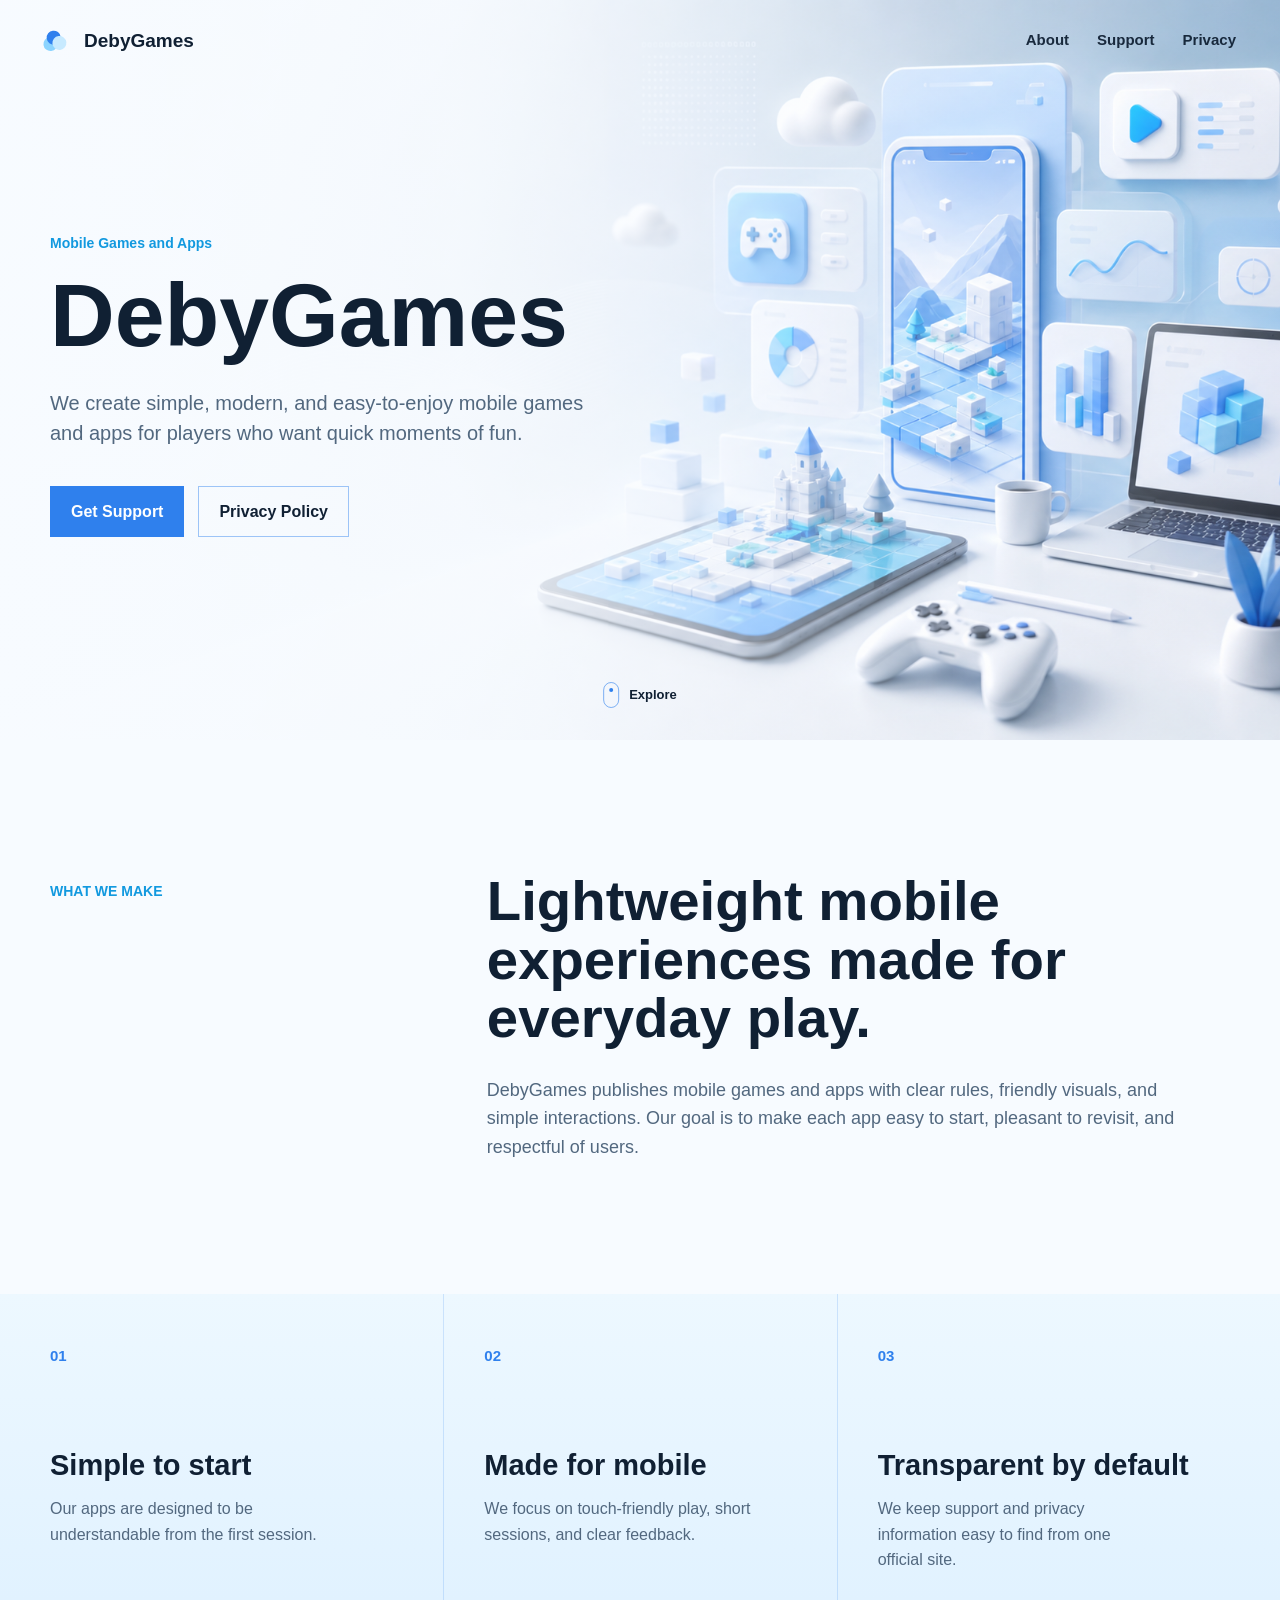
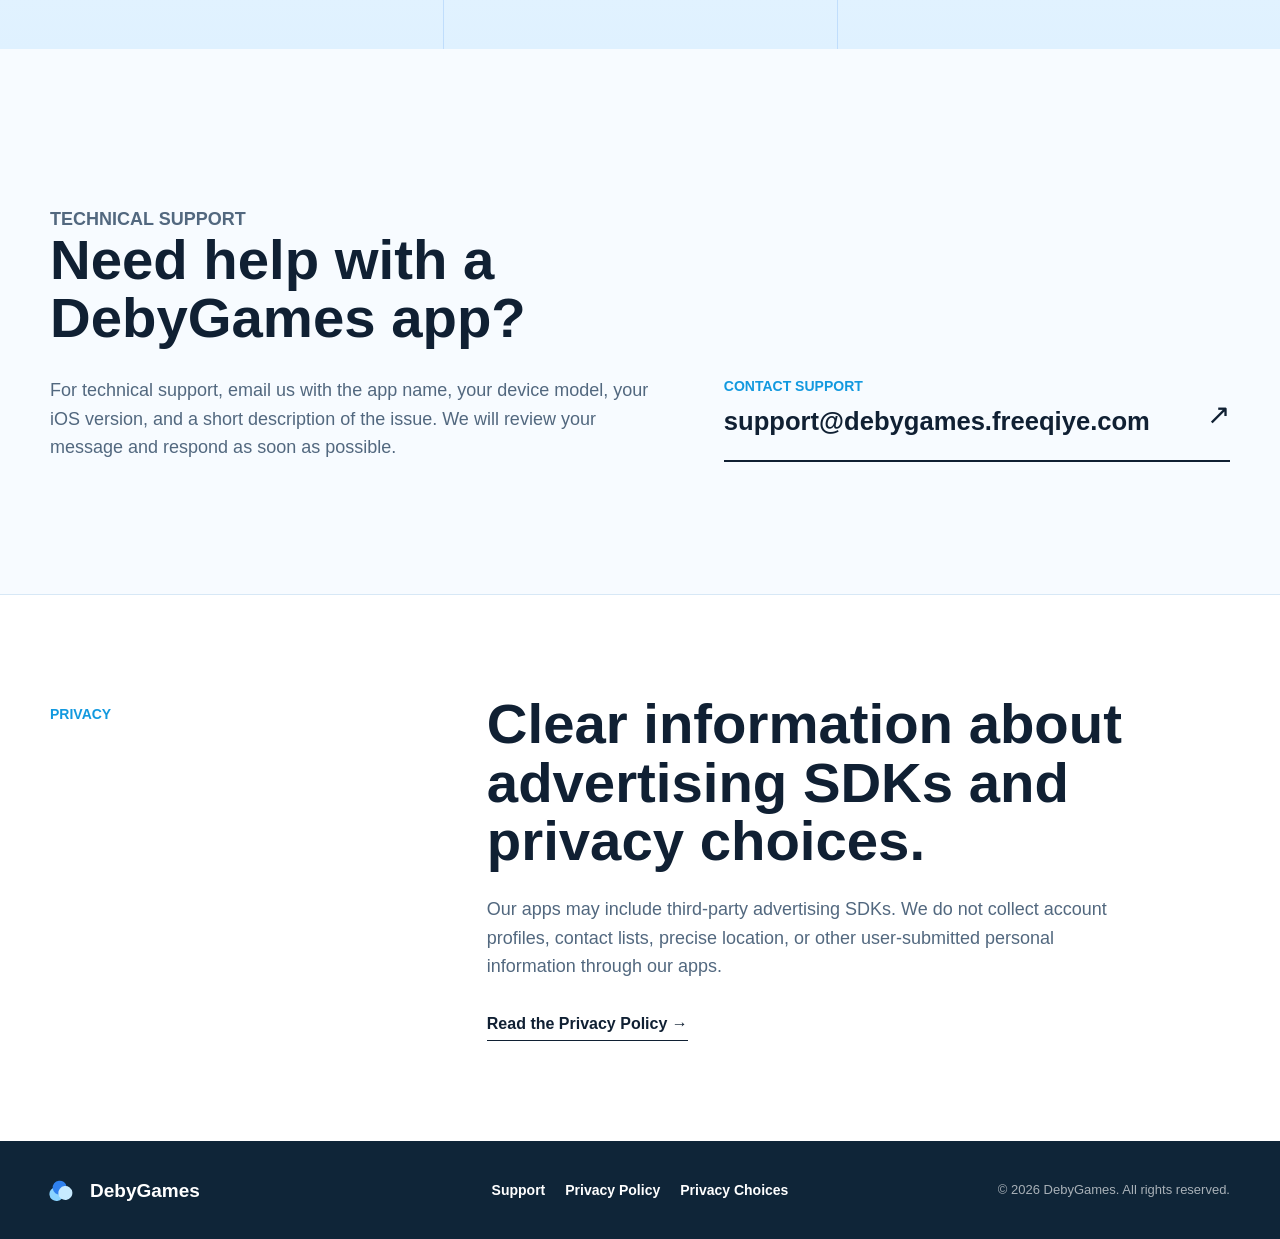
<file: index.html>
<!doctype html>
<html lang="en">
  <head>
    <meta charset="utf-8">
    <meta name="viewport" content="width=device-width, initial-scale=1">
    <meta name="description" content="DebyGames creates simple, modern mobile games and apps for everyday play.">
    <meta name="theme-color" content="#f7fbff">
    <link rel="icon" href="/favicon.svg" type="image/svg+xml">
    <link rel="stylesheet" href="/assets/site.css">
    <title>DebyGames | Mobile Games and Apps</title>
  </head>
  <body>
    <a class="skip-link" href="#main-content">Skip to content</a>
    <header class="site-header">
      <a class="brand" href="/" aria-label="DebyGames home">
        <span class="brand-mark" aria-hidden="true"><i></i><i></i><i></i></span>
        <span>DebyGames</span>
      </a>
      <button class="menu-button" type="button" aria-expanded="false" aria-controls="site-navigation">
        <span class="sr-only">Open navigation</span>
        <span aria-hidden="true"></span><span aria-hidden="true"></span>
      </button>
      <nav id="site-navigation" class="site-nav" aria-label="Primary navigation">
        <a href="#about">About</a>
        <a href="/support.html">Support</a>
        <a href="/privacy-policy.html">Privacy</a>
      </nav>
    </header>

    <main id="main-content">
      <section class="hero" aria-labelledby="hero-title">
        <img class="hero-art" src="/assets/debygames-hero-blue.png" alt="Light sky-blue mobile game development workspace with app panels and game elements">
        <div class="hero-shade"></div>
        <div class="hero-content page-width">
          <p class="eyebrow">Mobile Games and Apps</p>
          <h1 id="hero-title">DebyGames</h1>
          <p class="hero-copy">We create simple, modern, and easy-to-enjoy mobile games and apps for players who want quick moments of fun.</p>
          <div class="hero-actions">
            <a class="button button-primary" href="/support.html">Get Support</a>
            <a class="button button-quiet" href="/privacy-policy.html">Privacy Policy</a>
          </div>
        </div>
        <a class="scroll-cue" href="#about" aria-label="Explore DebyGames"><span></span>Explore</a>
      </section>

      <section id="about" class="intro section page-width" aria-labelledby="about-title">
        <div class="section-label">What we make</div>
        <div class="intro-copy">
          <h2 id="about-title">Lightweight mobile experiences made for everyday play.</h2>
          <p>DebyGames publishes mobile games and apps with clear rules, friendly visuals, and simple interactions. Our goal is to make each app easy to start, pleasant to revisit, and respectful of users.</p>
        </div>
      </section>

      <section class="principles" aria-label="DebyGames principles">
        <div class="page-width principle-grid">
          <article>
            <span class="number">01</span>
            <h2>Simple to start</h2>
            <p>Our apps are designed to be understandable from the first session.</p>
          </article>
          <article>
            <span class="number">02</span>
            <h2>Made for mobile</h2>
            <p>We focus on touch-friendly play, short sessions, and clear feedback.</p>
          </article>
          <article>
            <span class="number">03</span>
            <h2>Transparent by default</h2>
            <p>We keep support and privacy information easy to find from one official site.</p>
          </article>
        </div>
      </section>

      <section id="support" class="support section page-width" aria-labelledby="support-title">
        <div>
          <p class="section-label">Technical Support</p>
          <h2 id="support-title">Need help with a DebyGames app?</h2>
          <p>For technical support, email us with the app name, your device model, your iOS version, and a short description of the issue. We will review your message and respond as soon as possible.</p>
        </div>
        <a class="support-email" href="mailto:support@debygames.freeqiye.com">
          <span>Contact support</span>
          <strong>support@debygames.freeqiye.com</strong>
          <span class="arrow" aria-hidden="true">&#8599;</span>
        </a>
      </section>

      <section class="privacy-callout" aria-labelledby="privacy-callout-title">
        <div class="page-width privacy-callout-grid">
          <p class="section-label">Privacy</p>
          <div>
            <h2 id="privacy-callout-title">Clear information about advertising SDKs and privacy choices.</h2>
            <p>Our apps may include third-party advertising SDKs. We do not collect account profiles, contact lists, precise location, or other user-submitted personal information through our apps.</p>
            <a class="text-link" href="/privacy-policy.html">Read the Privacy Policy <span aria-hidden="true">&#8594;</span></a>
          </div>
        </div>
      </section>
    </main>

    <footer class="site-footer">
      <div class="page-width footer-grid">
        <a class="brand" href="/" aria-label="DebyGames home">
          <span class="brand-mark" aria-hidden="true"><i></i><i></i><i></i></span>
          <span>DebyGames</span>
        </a>
        <div class="footer-links">
          <a href="/support.html">Support</a>
          <a href="/privacy-policy.html">Privacy Policy</a>
          <a href="/privacy/choices/">Privacy Choices</a>
        </div>
        <p class="copyright">&copy; <span id="year">2026</span> DebyGames. All rights reserved.</p>
      </div>
    </footer>
    <script src="/assets/site.js"></script>
  </body>
</html>
</file>
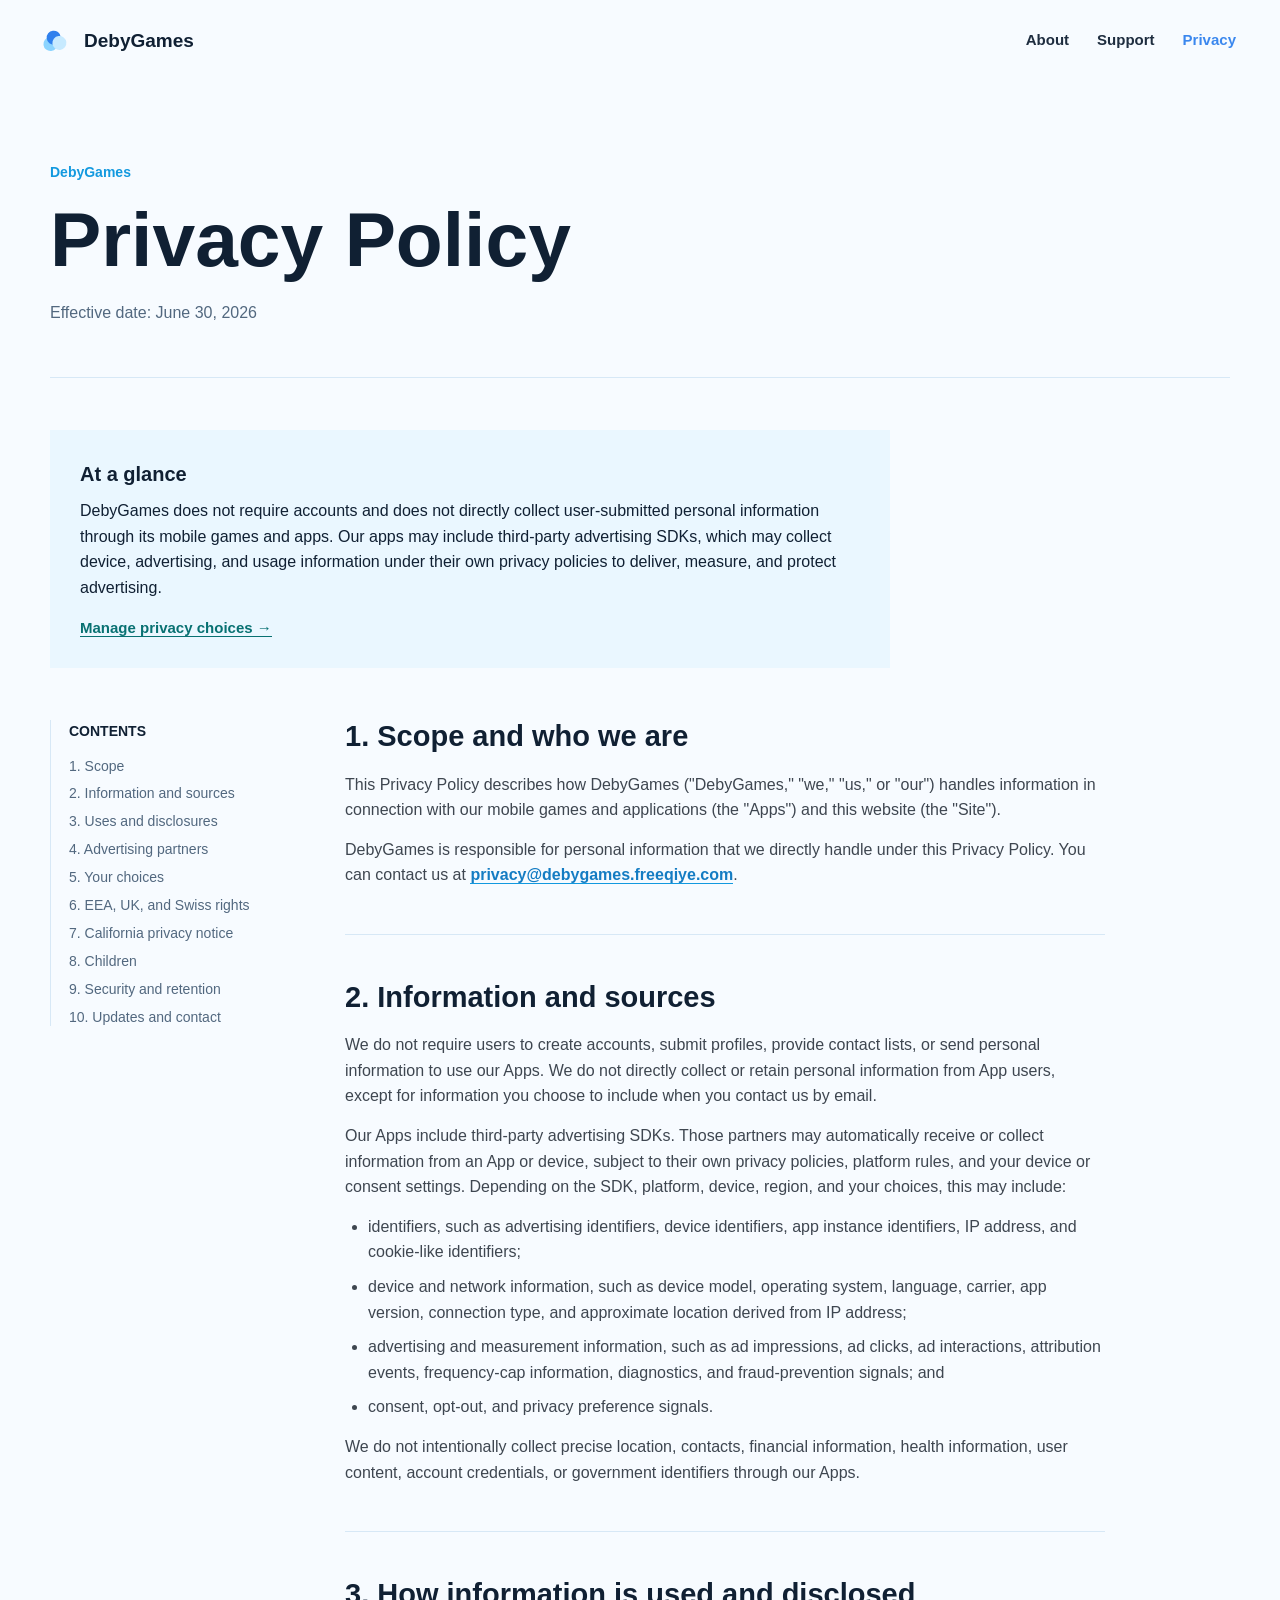
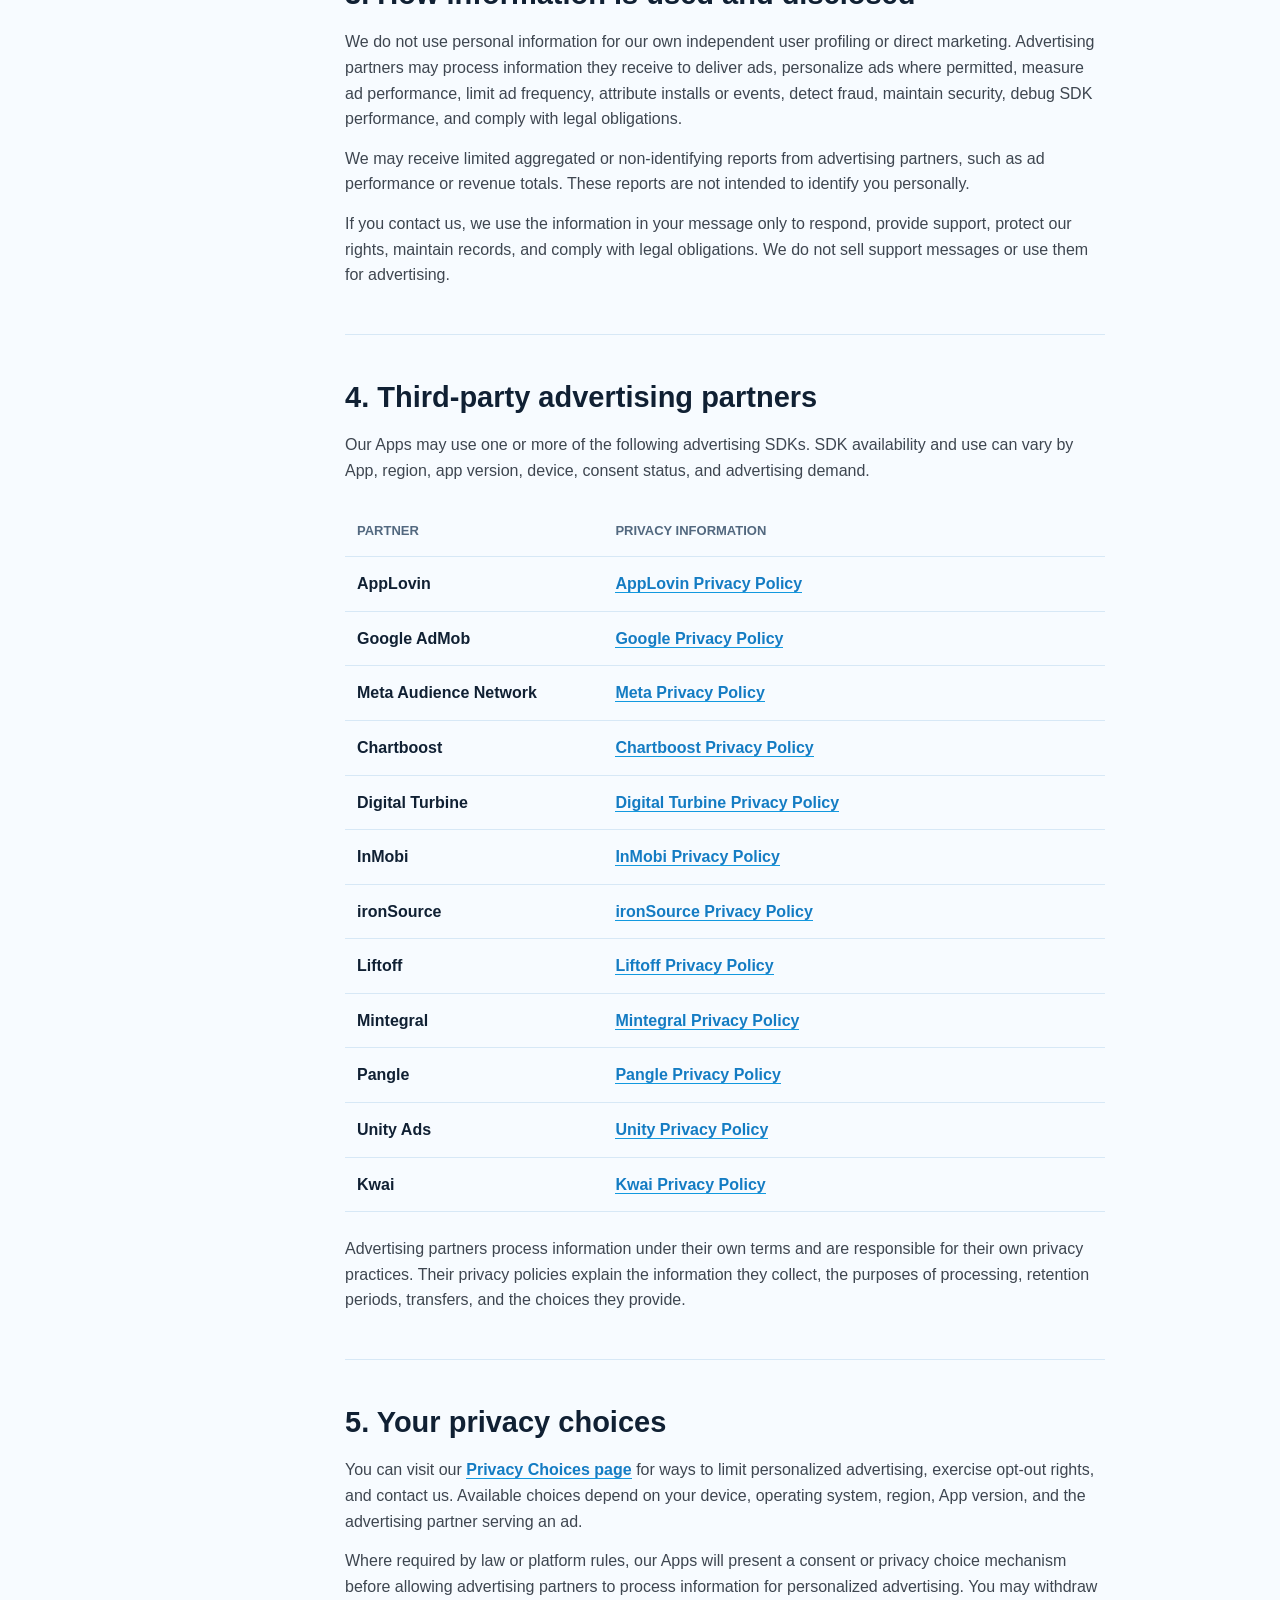
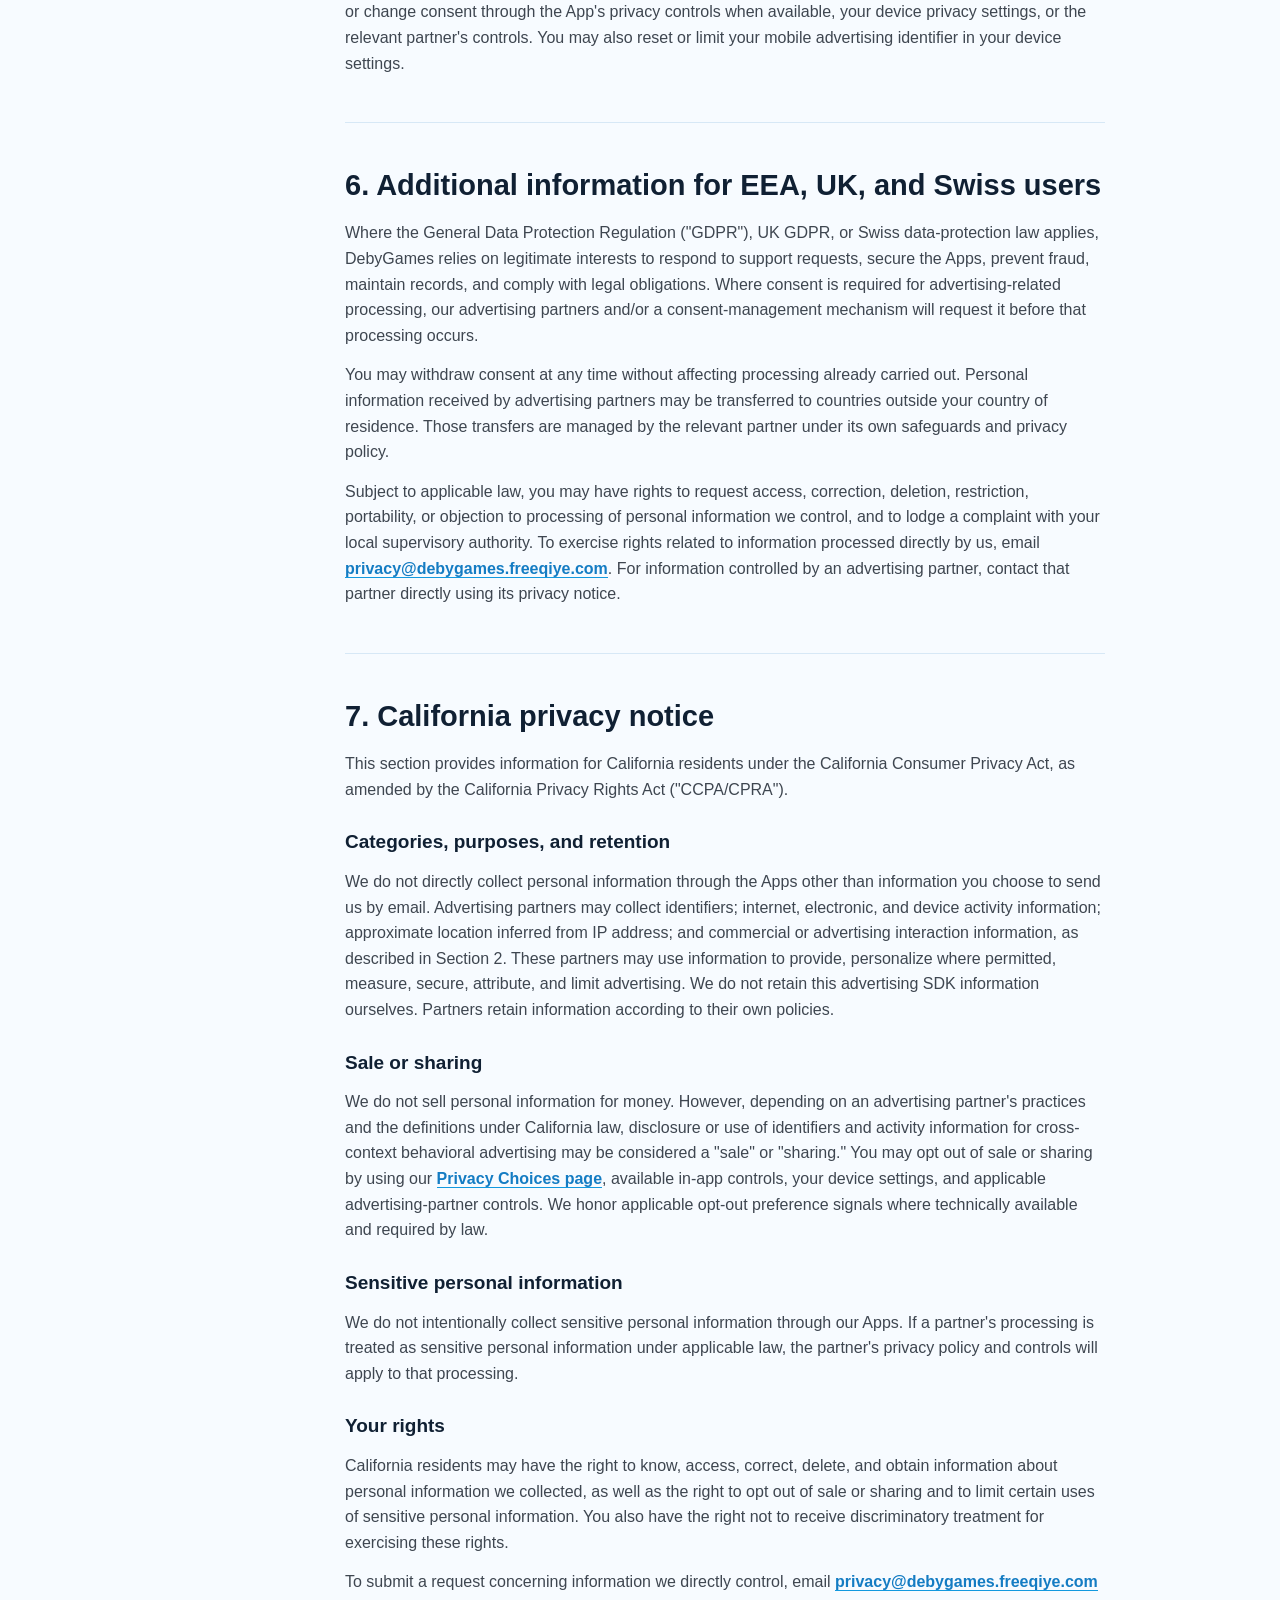
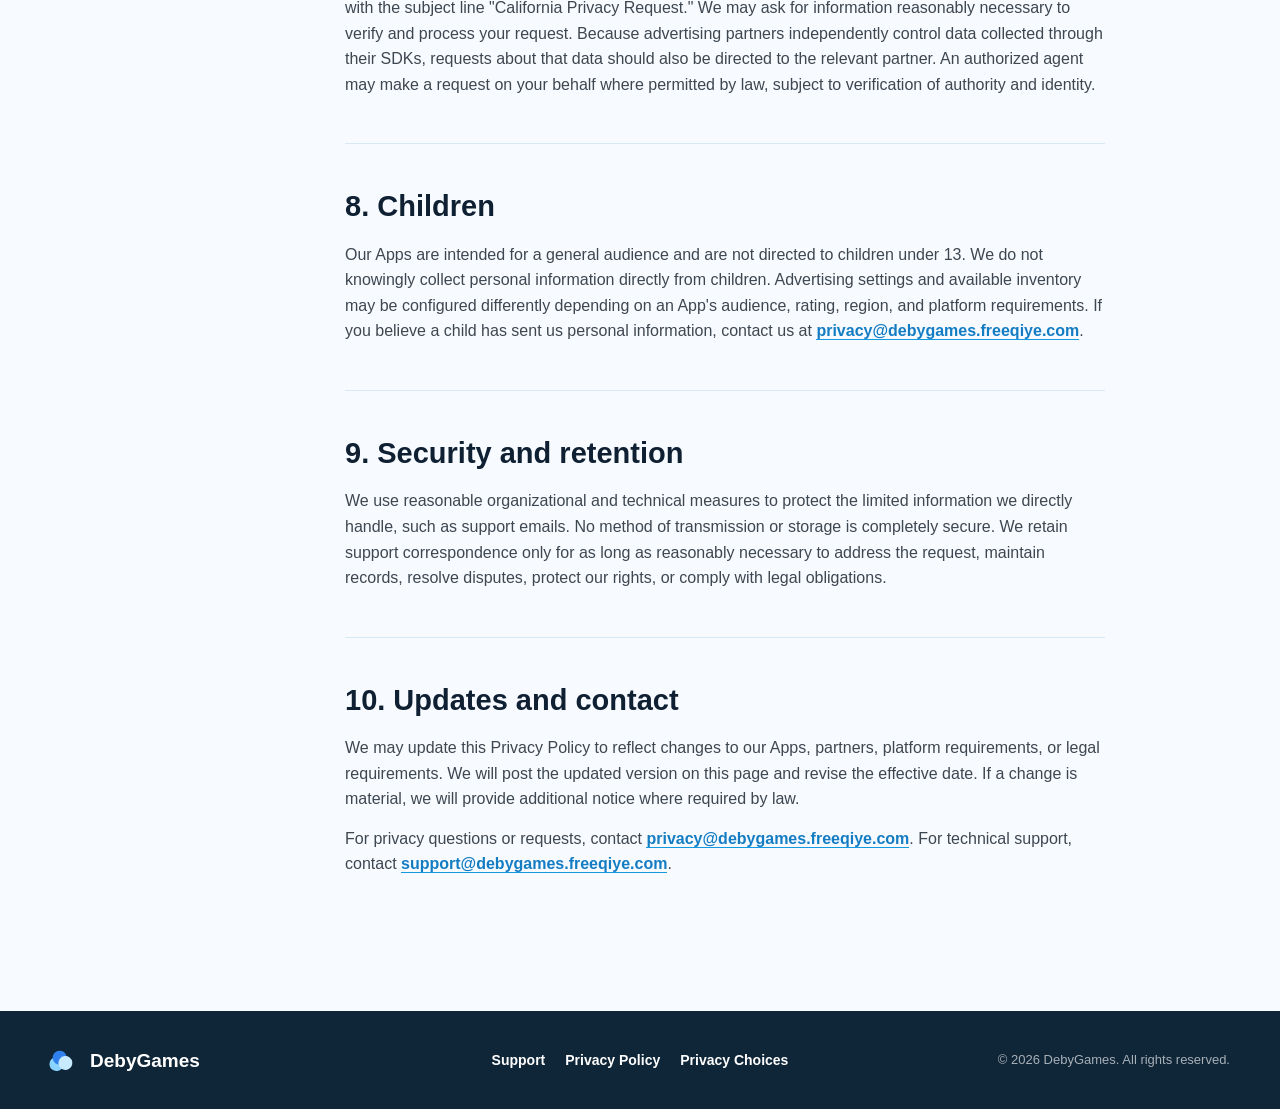
<file: privacy/index.html>
<!doctype html>
<html lang="en">
  <head>
    <meta charset="utf-8">
    <meta name="viewport" content="width=device-width, initial-scale=1">
    <meta http-equiv="refresh" content="0; url=/privacy-policy.html">
    <meta name="description" content="DebyGames Privacy Policy">
    <link rel="canonical" href="/privacy-policy.html">
    <title>Privacy Policy | DebyGames</title>
  </head>
  <body>
    <main>
      <h1>Privacy Policy</h1>
      <p>The DebyGames Privacy Policy has moved to <a href="/privacy-policy.html">/privacy-policy.html</a>.</p>
    </main>
  </body>
</html>
</file>
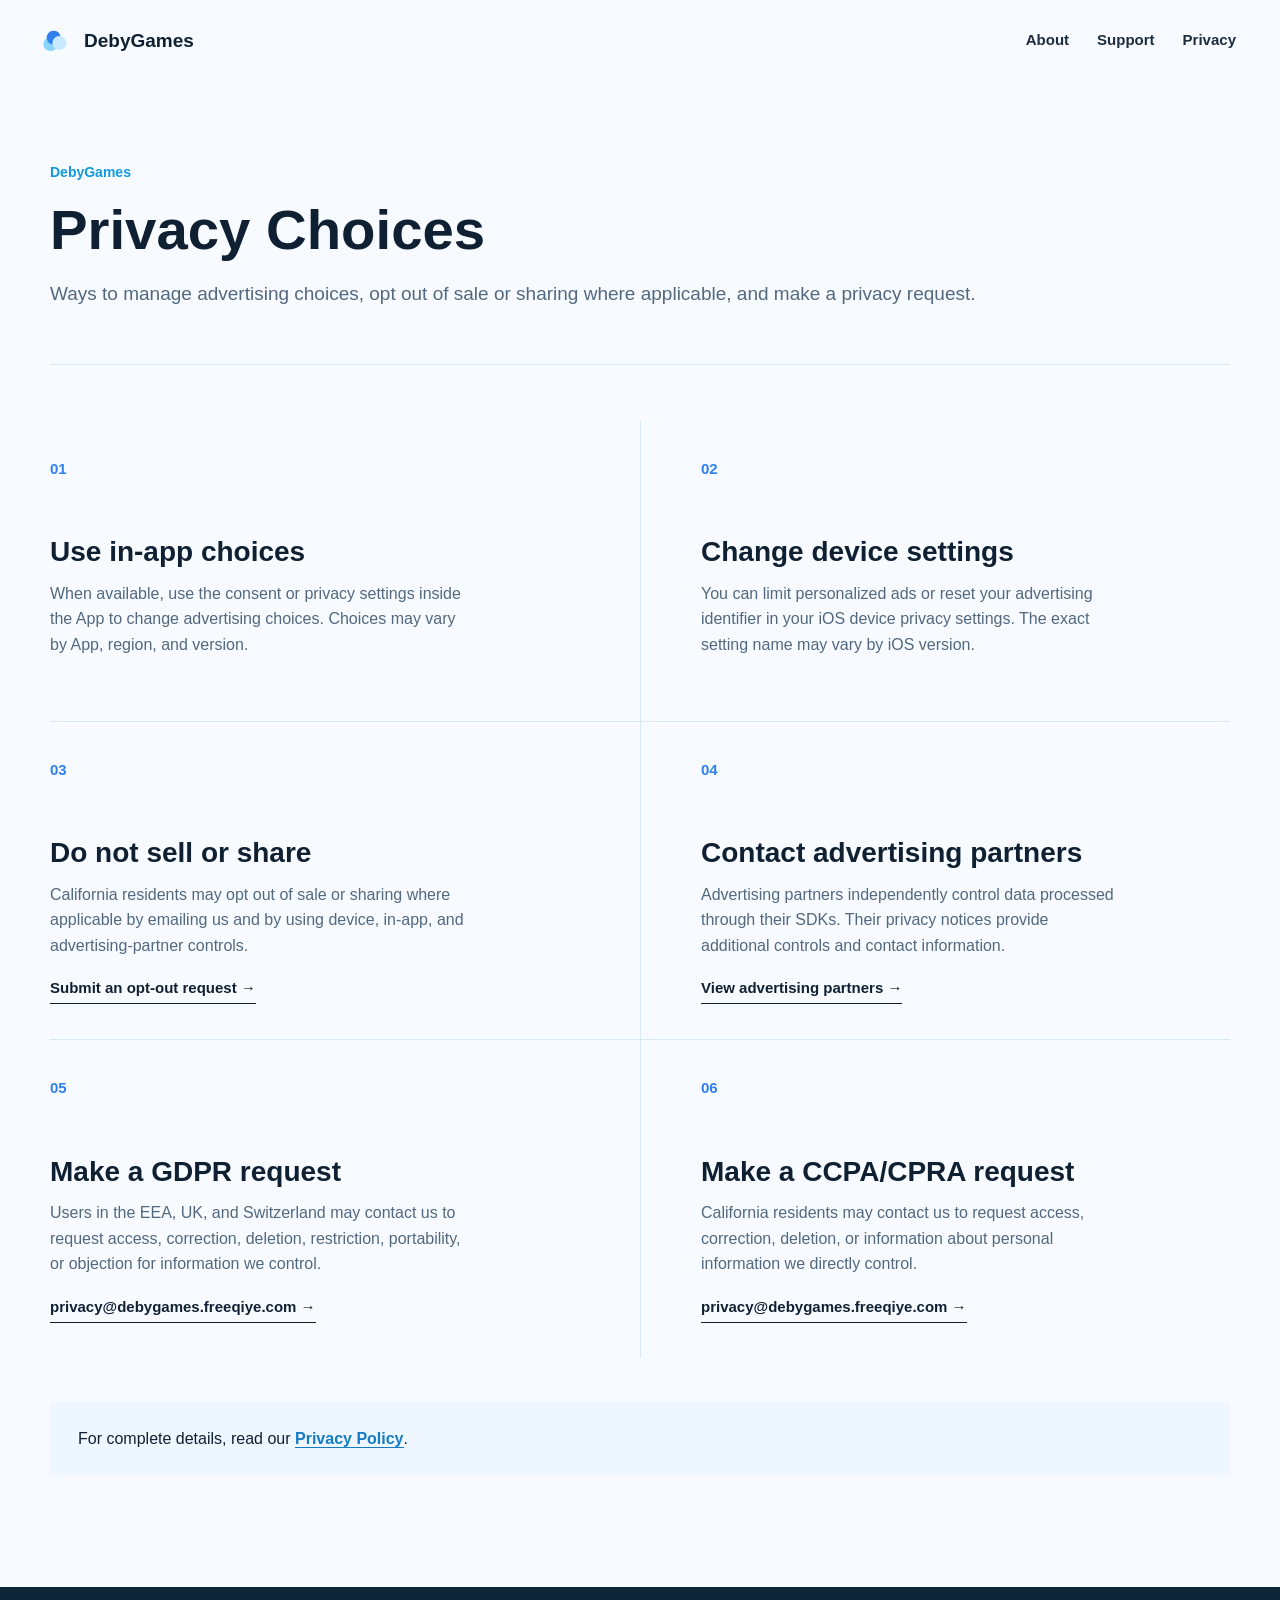
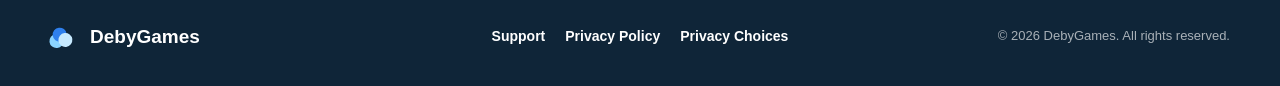
<file: privacy/choices/index.html>
<!doctype html>
<html lang="en">
  <head>
    <meta charset="utf-8">
    <meta name="viewport" content="width=device-width, initial-scale=1">
    <meta name="description" content="Privacy choices for DebyGames mobile games and apps.">
    <meta name="theme-color" content="#f7fbff">
    <link rel="icon" href="/favicon.svg" type="image/svg+xml">
    <link rel="stylesheet" href="/assets/site.css">
    <title>Privacy Choices | DebyGames</title>
  </head>
  <body class="policy-page">
    <a class="skip-link" href="#main-content">Skip to content</a>
    <header class="site-header site-header-light">
      <a class="brand" href="/" aria-label="DebyGames home"><span class="brand-mark" aria-hidden="true"><i></i><i></i><i></i></span><span>DebyGames</span></a>
      <button class="menu-button" type="button" aria-expanded="false" aria-controls="site-navigation"><span class="sr-only">Open navigation</span><span aria-hidden="true"></span><span aria-hidden="true"></span></button>
      <nav id="site-navigation" class="site-nav" aria-label="Primary navigation"><a href="/#about">About</a><a href="/support.html">Support</a><a href="/privacy-policy.html">Privacy</a></nav>
    </header>
    <main id="main-content" class="choice-main page-width">
      <div class="choice-heading">
        <p class="eyebrow">DebyGames</p>
        <h1>Privacy Choices</h1>
        <p>Ways to manage advertising choices, opt out of sale or sharing where applicable, and make a privacy request.</p>
      </div>
      <div class="choice-grid">
        <section>
          <span class="choice-number">01</span>
          <h2>Use in-app choices</h2>
          <p>When available, use the consent or privacy settings inside the App to change advertising choices. Choices may vary by App, region, and version.</p>
        </section>
        <section>
          <span class="choice-number">02</span>
          <h2>Change device settings</h2>
          <p>You can limit personalized ads or reset your advertising identifier in your iOS device privacy settings. The exact setting name may vary by iOS version.</p>
        </section>
        <section>
          <span class="choice-number">03</span>
          <h2>Do not sell or share</h2>
          <p>California residents may opt out of sale or sharing where applicable by emailing us and by using device, in-app, and advertising-partner controls.</p>
          <a class="text-link" href="mailto:privacy@debygames.freeqiye.com?subject=Do%20Not%20Sell%20or%20Share%20Request">Submit an opt-out request <span aria-hidden="true">&#8594;</span></a>
        </section>
        <section>
          <span class="choice-number">04</span>
          <h2>Contact advertising partners</h2>
          <p>Advertising partners independently control data processed through their SDKs. Their privacy notices provide additional controls and contact information.</p>
          <a class="text-link" href="/privacy-policy.html#partners">View advertising partners <span aria-hidden="true">&#8594;</span></a>
        </section>
        <section>
          <span class="choice-number">05</span>
          <h2>Make a GDPR request</h2>
          <p>Users in the EEA, UK, and Switzerland may contact us to request access, correction, deletion, restriction, portability, or objection for information we control.</p>
          <a class="text-link" href="mailto:privacy@debygames.freeqiye.com?subject=GDPR%20Privacy%20Request">privacy@debygames.freeqiye.com <span aria-hidden="true">&#8594;</span></a>
        </section>
        <section>
          <span class="choice-number">06</span>
          <h2>Make a CCPA/CPRA request</h2>
          <p>California residents may contact us to request access, correction, deletion, or information about personal information we directly control.</p>
          <a class="text-link" href="mailto:privacy@debygames.freeqiye.com?subject=California%20Privacy%20Request">privacy@debygames.freeqiye.com <span aria-hidden="true">&#8594;</span></a>
        </section>
      </div>
      <div class="choice-footnote"><p>For complete details, read our <a href="/privacy-policy.html">Privacy Policy</a>.</p></div>
    </main>
    <footer class="site-footer"><div class="page-width footer-grid"><a class="brand" href="/" aria-label="DebyGames home"><span class="brand-mark" aria-hidden="true"><i></i><i></i><i></i></span><span>DebyGames</span></a><div class="footer-links"><a href="/support.html">Support</a><a href="/privacy-policy.html">Privacy Policy</a><a href="/privacy/choices/">Privacy Choices</a></div><p class="copyright">&copy; <span id="year">2026</span> DebyGames. All rights reserved.</p></div></footer>
    <script src="/assets/site.js"></script>
  </body>
</html>
</file>
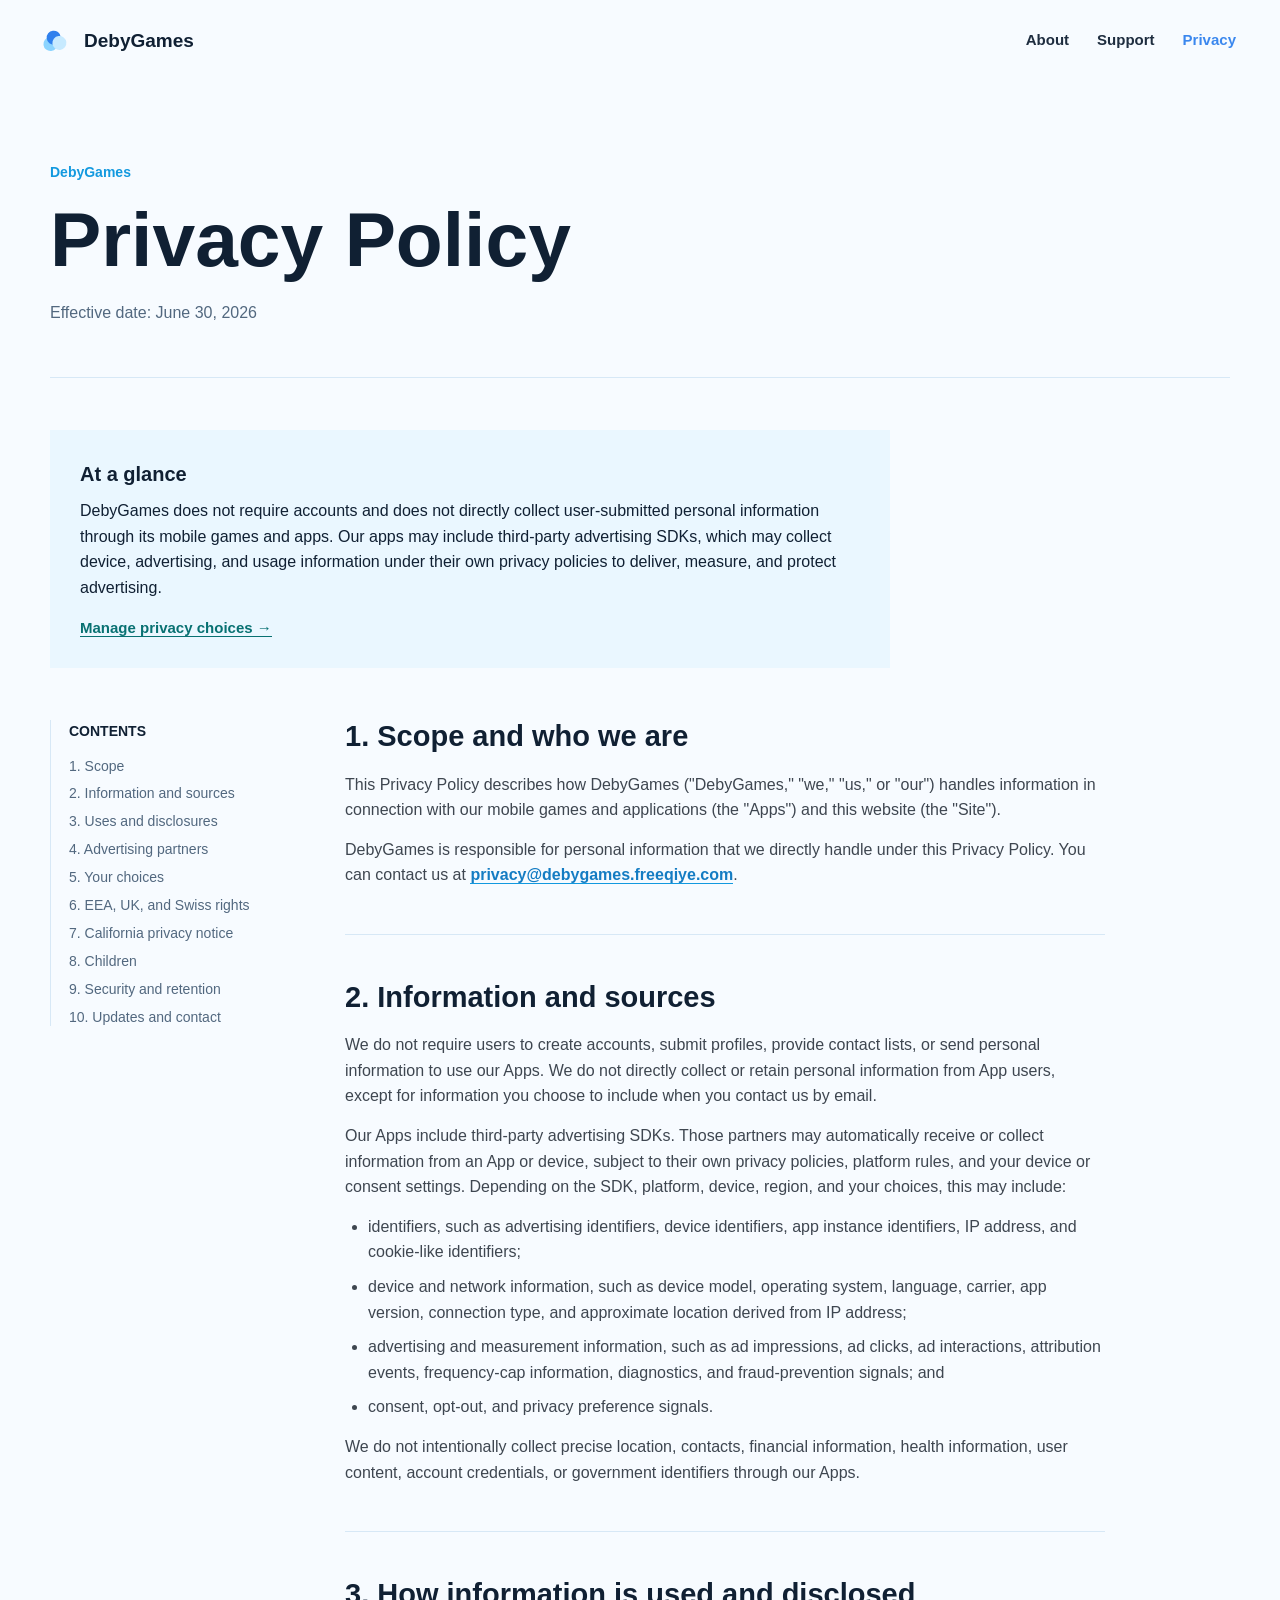
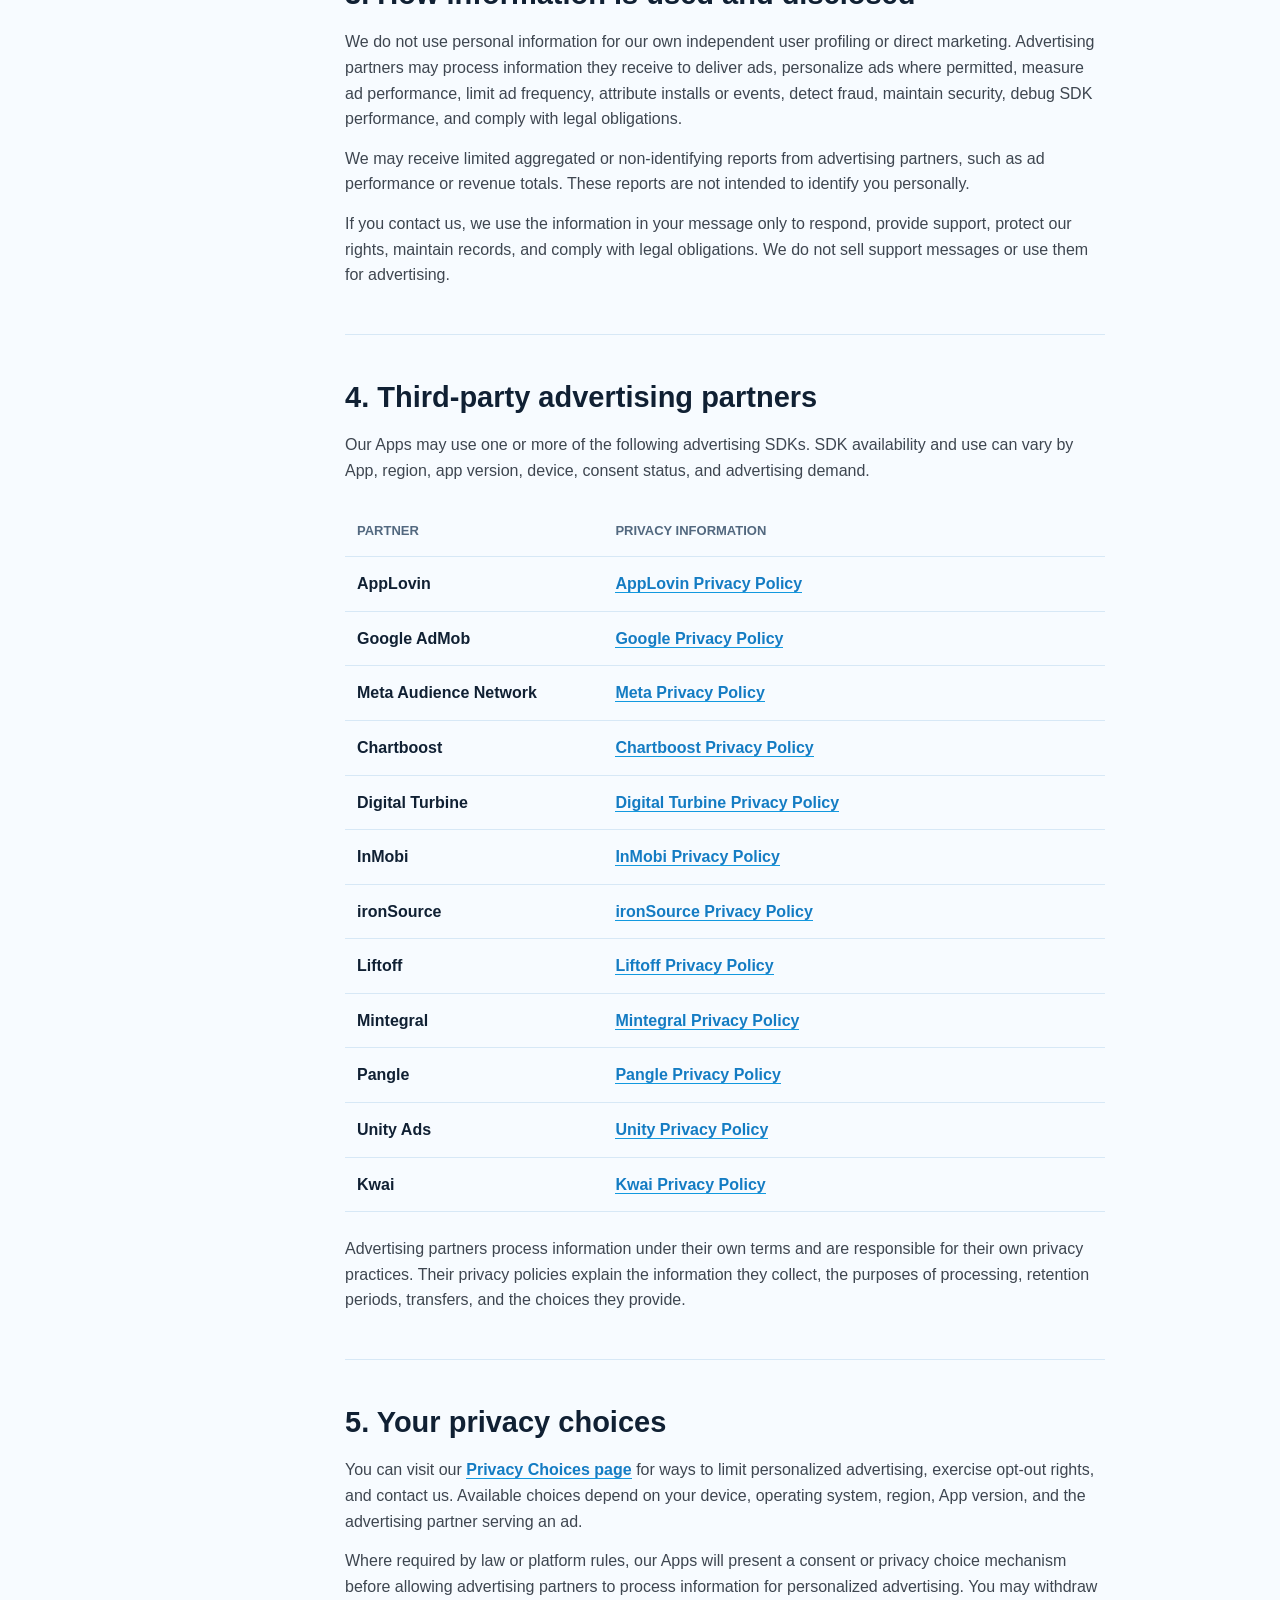
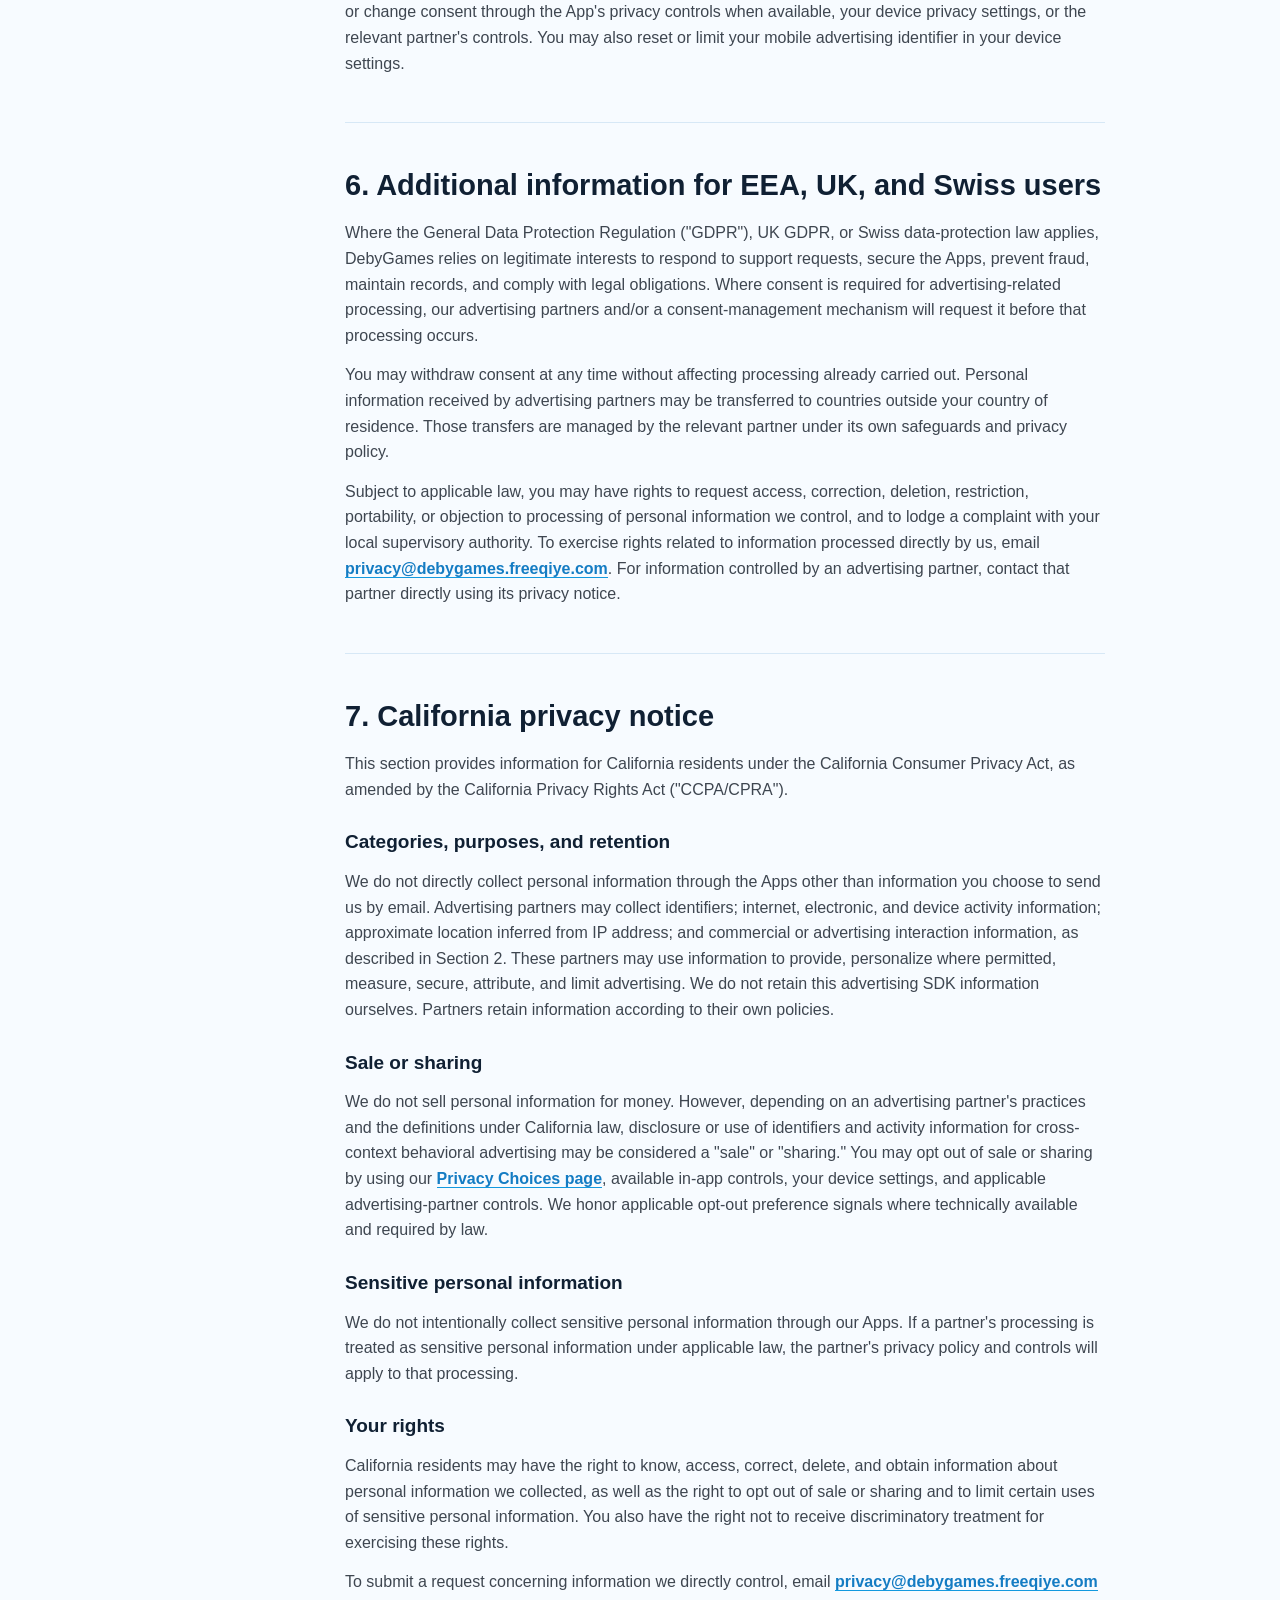
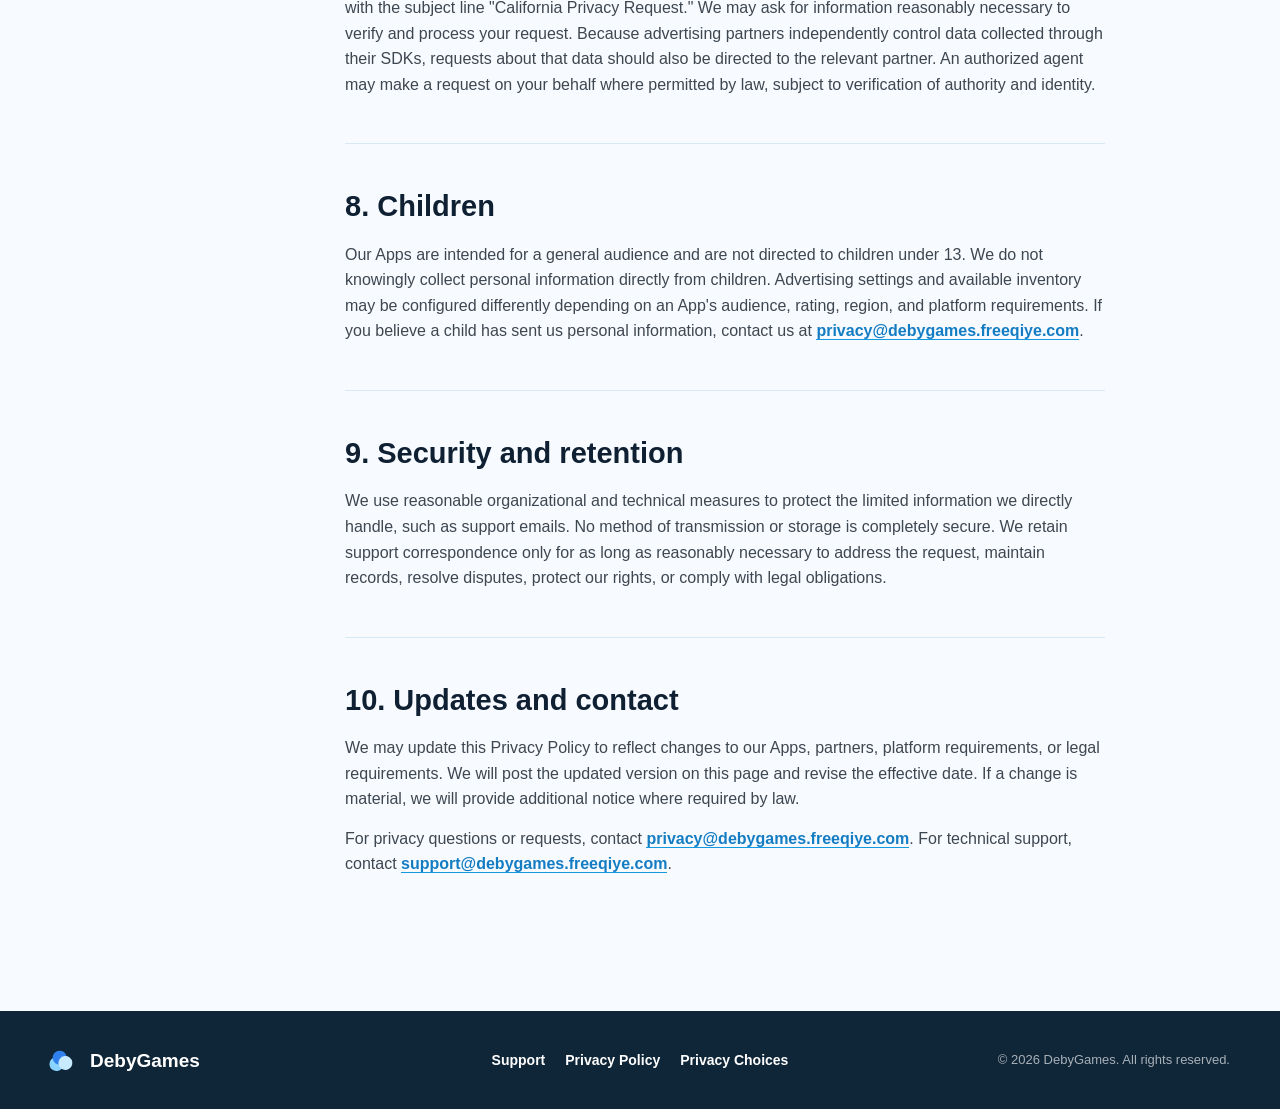
<file: privacy-policy.html>
<!doctype html>
<html lang="en">
  <head>
    <meta charset="utf-8">
    <meta name="viewport" content="width=device-width, initial-scale=1">
    <meta name="description" content="DebyGames Privacy Policy">
    <meta name="theme-color" content="#f7fbff">
    <link rel="icon" href="/favicon.svg" type="image/svg+xml">
    <link rel="stylesheet" href="/assets/site.css">
    <title>Privacy Policy | DebyGames</title>
  </head>
  <body class="policy-page">
    <a class="skip-link" href="#main-content">Skip to content</a>
    <header class="site-header site-header-light">
      <a class="brand" href="/" aria-label="DebyGames home">
        <span class="brand-mark" aria-hidden="true"><i></i><i></i><i></i></span>
        <span>DebyGames</span>
      </a>
      <button class="menu-button" type="button" aria-expanded="false" aria-controls="site-navigation">
        <span class="sr-only">Open navigation</span>
        <span aria-hidden="true"></span><span aria-hidden="true"></span>
      </button>
      <nav id="site-navigation" class="site-nav" aria-label="Primary navigation">
        <a href="/#about">About</a>
        <a href="/support.html">Support</a>
        <a href="/privacy-policy.html" aria-current="page">Privacy</a>
      </nav>
    </header>

    <main id="main-content" class="policy-main page-width">
      <div class="policy-heading">
        <p class="eyebrow">DebyGames</p>
        <h1>Privacy Policy</h1>
        <p class="effective-date">Effective date: June 30, 2026</p>
      </div>

      <aside class="policy-notice">
        <strong>At a glance</strong>
        <p>DebyGames does not require accounts and does not directly collect user-submitted personal information through its mobile games and apps. Our apps may include third-party advertising SDKs, which may collect device, advertising, and usage information under their own privacy policies to deliver, measure, and protect advertising.</p>
        <a href="/privacy/choices/">Manage privacy choices <span aria-hidden="true">&#8594;</span></a>
      </aside>

      <div class="policy-layout">
        <nav class="policy-toc" aria-label="Privacy Policy contents">
          <p>Contents</p>
          <a href="#scope">1. Scope</a>
          <a href="#information">2. Information and sources</a>
          <a href="#uses">3. Uses and disclosures</a>
          <a href="#partners">4. Advertising partners</a>
          <a href="#choices">5. Your choices</a>
          <a href="#gdpr">6. EEA, UK, and Swiss rights</a>
          <a href="#california">7. California privacy notice</a>
          <a href="#children">8. Children</a>
          <a href="#security">9. Security and retention</a>
          <a href="#updates">10. Updates and contact</a>
        </nav>

        <article class="policy-content">
          <section id="scope">
            <h2>1. Scope and who we are</h2>
            <p>This Privacy Policy describes how DebyGames ("DebyGames," "we," "us," or "our") handles information in connection with our mobile games and applications (the "Apps") and this website (the "Site").</p>
            <p>DebyGames is responsible for personal information that we directly handle under this Privacy Policy. You can contact us at <a href="mailto:privacy@debygames.freeqiye.com">privacy@debygames.freeqiye.com</a>.</p>
          </section>

          <section id="information">
            <h2>2. Information and sources</h2>
            <p>We do not require users to create accounts, submit profiles, provide contact lists, or send personal information to use our Apps. We do not directly collect or retain personal information from App users, except for information you choose to include when you contact us by email.</p>
            <p>Our Apps include third-party advertising SDKs. Those partners may automatically receive or collect information from an App or device, subject to their own privacy policies, platform rules, and your device or consent settings. Depending on the SDK, platform, device, region, and your choices, this may include:</p>
            <ul>
              <li>identifiers, such as advertising identifiers, device identifiers, app instance identifiers, IP address, and cookie-like identifiers;</li>
              <li>device and network information, such as device model, operating system, language, carrier, app version, connection type, and approximate location derived from IP address;</li>
              <li>advertising and measurement information, such as ad impressions, ad clicks, ad interactions, attribution events, frequency-cap information, diagnostics, and fraud-prevention signals; and</li>
              <li>consent, opt-out, and privacy preference signals.</li>
            </ul>
            <p>We do not intentionally collect precise location, contacts, financial information, health information, user content, account credentials, or government identifiers through our Apps.</p>
          </section>

          <section id="uses">
            <h2>3. How information is used and disclosed</h2>
            <p>We do not use personal information for our own independent user profiling or direct marketing. Advertising partners may process information they receive to deliver ads, personalize ads where permitted, measure ad performance, limit ad frequency, attribute installs or events, detect fraud, maintain security, debug SDK performance, and comply with legal obligations.</p>
            <p>We may receive limited aggregated or non-identifying reports from advertising partners, such as ad performance or revenue totals. These reports are not intended to identify you personally.</p>
            <p>If you contact us, we use the information in your message only to respond, provide support, protect our rights, maintain records, and comply with legal obligations. We do not sell support messages or use them for advertising.</p>
          </section>

          <section id="partners">
            <h2>4. Third-party advertising partners</h2>
            <p>Our Apps may use one or more of the following advertising SDKs. SDK availability and use can vary by App, region, app version, device, consent status, and advertising demand.</p>
            <div class="table-wrap">
              <table>
                <thead><tr><th>Partner</th><th>Privacy information</th></tr></thead>
                <tbody>
                  <tr><td>AppLovin</td><td><a href="https://www.applovin.com/privacy/" rel="noopener noreferrer" target="_blank">AppLovin Privacy Policy</a></td></tr>
                  <tr><td>Google AdMob</td><td><a href="https://policies.google.com/privacy" rel="noopener noreferrer" target="_blank">Google Privacy Policy</a></td></tr>
                  <tr><td>Meta Audience Network</td><td><a href="https://www.facebook.com/privacy/policy/" rel="noopener noreferrer" target="_blank">Meta Privacy Policy</a></td></tr>
                  <tr><td>Chartboost</td><td><a href="https://www.chartboost.com/privacy/" rel="noopener noreferrer" target="_blank">Chartboost Privacy Policy</a></td></tr>
                  <tr><td>Digital Turbine</td><td><a href="https://www.digitalturbine.com/privacy-policy/" rel="noopener noreferrer" target="_blank">Digital Turbine Privacy Policy</a></td></tr>
                  <tr><td>InMobi</td><td><a href="https://www.inmobi.com/privacy-policy/" rel="noopener noreferrer" target="_blank">InMobi Privacy Policy</a></td></tr>
                  <tr><td>ironSource</td><td><a href="https://developers.is.com/ironsource-mobile/air/ironsource-mobile-privacy-policy/" rel="noopener noreferrer" target="_blank">ironSource Privacy Policy</a></td></tr>
                  <tr><td>Liftoff</td><td><a href="https://liftoff.io/privacy-policy/" rel="noopener noreferrer" target="_blank">Liftoff Privacy Policy</a></td></tr>
                  <tr><td>Mintegral</td><td><a href="https://www.mintegral.com/en/privacy/" rel="noopener noreferrer" target="_blank">Mintegral Privacy Policy</a></td></tr>
                  <tr><td>Pangle</td><td><a href="https://www.pangleglobal.com/privacy" rel="noopener noreferrer" target="_blank">Pangle Privacy Policy</a></td></tr>
                  <tr><td>Unity Ads</td><td><a href="https://unity.com/legal/privacy-policy" rel="noopener noreferrer" target="_blank">Unity Privacy Policy</a></td></tr>
                  <tr><td>Kwai</td><td><a href="https://www.kwai.com/legal/privacy" rel="noopener noreferrer" target="_blank">Kwai Privacy Policy</a></td></tr>
                </tbody>
              </table>
            </div>
            <p>Advertising partners process information under their own terms and are responsible for their own privacy practices. Their privacy policies explain the information they collect, the purposes of processing, retention periods, transfers, and the choices they provide.</p>
          </section>

          <section id="choices">
            <h2>5. Your privacy choices</h2>
            <p>You can visit our <a href="/privacy/choices/">Privacy Choices page</a> for ways to limit personalized advertising, exercise opt-out rights, and contact us. Available choices depend on your device, operating system, region, App version, and the advertising partner serving an ad.</p>
            <p>Where required by law or platform rules, our Apps will present a consent or privacy choice mechanism before allowing advertising partners to process information for personalized advertising. You may withdraw or change consent through the App's privacy controls when available, your device privacy settings, or the relevant partner's controls. You may also reset or limit your mobile advertising identifier in your device settings.</p>
          </section>

          <section id="gdpr">
            <h2>6. Additional information for EEA, UK, and Swiss users</h2>
            <p>Where the General Data Protection Regulation ("GDPR"), UK GDPR, or Swiss data-protection law applies, DebyGames relies on legitimate interests to respond to support requests, secure the Apps, prevent fraud, maintain records, and comply with legal obligations. Where consent is required for advertising-related processing, our advertising partners and/or a consent-management mechanism will request it before that processing occurs.</p>
            <p>You may withdraw consent at any time without affecting processing already carried out. Personal information received by advertising partners may be transferred to countries outside your country of residence. Those transfers are managed by the relevant partner under its own safeguards and privacy policy.</p>
            <p>Subject to applicable law, you may have rights to request access, correction, deletion, restriction, portability, or objection to processing of personal information we control, and to lodge a complaint with your local supervisory authority. To exercise rights related to information processed directly by us, email <a href="mailto:privacy@debygames.freeqiye.com">privacy@debygames.freeqiye.com</a>. For information controlled by an advertising partner, contact that partner directly using its privacy notice.</p>
          </section>

          <section id="california">
            <h2>7. California privacy notice</h2>
            <p>This section provides information for California residents under the California Consumer Privacy Act, as amended by the California Privacy Rights Act ("CCPA/CPRA").</p>
            <h3>Categories, purposes, and retention</h3>
            <p>We do not directly collect personal information through the Apps other than information you choose to send us by email. Advertising partners may collect identifiers; internet, electronic, and device activity information; approximate location inferred from IP address; and commercial or advertising interaction information, as described in Section 2. These partners may use information to provide, personalize where permitted, measure, secure, attribute, and limit advertising. We do not retain this advertising SDK information ourselves. Partners retain information according to their own policies.</p>
            <h3>Sale or sharing</h3>
            <p>We do not sell personal information for money. However, depending on an advertising partner's practices and the definitions under California law, disclosure or use of identifiers and activity information for cross-context behavioral advertising may be considered a "sale" or "sharing." You may opt out of sale or sharing by using our <a href="/privacy/choices/">Privacy Choices page</a>, available in-app controls, your device settings, and applicable advertising-partner controls. We honor applicable opt-out preference signals where technically available and required by law.</p>
            <h3>Sensitive personal information</h3>
            <p>We do not intentionally collect sensitive personal information through our Apps. If a partner's processing is treated as sensitive personal information under applicable law, the partner's privacy policy and controls will apply to that processing.</p>
            <h3>Your rights</h3>
            <p>California residents may have the right to know, access, correct, delete, and obtain information about personal information we collected, as well as the right to opt out of sale or sharing and to limit certain uses of sensitive personal information. You also have the right not to receive discriminatory treatment for exercising these rights.</p>
            <p>To submit a request concerning information we directly control, email <a href="mailto:privacy@debygames.freeqiye.com">privacy@debygames.freeqiye.com</a> with the subject line "California Privacy Request." We may ask for information reasonably necessary to verify and process your request. Because advertising partners independently control data collected through their SDKs, requests about that data should also be directed to the relevant partner. An authorized agent may make a request on your behalf where permitted by law, subject to verification of authority and identity.</p>
          </section>

          <section id="children">
            <h2>8. Children</h2>
            <p>Our Apps are intended for a general audience and are not directed to children under 13. We do not knowingly collect personal information directly from children. Advertising settings and available inventory may be configured differently depending on an App's audience, rating, region, and platform requirements. If you believe a child has sent us personal information, contact us at <a href="mailto:privacy@debygames.freeqiye.com">privacy@debygames.freeqiye.com</a>.</p>
          </section>

          <section id="security">
            <h2>9. Security and retention</h2>
            <p>We use reasonable organizational and technical measures to protect the limited information we directly handle, such as support emails. No method of transmission or storage is completely secure. We retain support correspondence only for as long as reasonably necessary to address the request, maintain records, resolve disputes, protect our rights, or comply with legal obligations.</p>
          </section>

          <section id="updates">
            <h2>10. Updates and contact</h2>
            <p>We may update this Privacy Policy to reflect changes to our Apps, partners, platform requirements, or legal requirements. We will post the updated version on this page and revise the effective date. If a change is material, we will provide additional notice where required by law.</p>
            <p>For privacy questions or requests, contact <a href="mailto:privacy@debygames.freeqiye.com">privacy@debygames.freeqiye.com</a>. For technical support, contact <a href="mailto:support@debygames.freeqiye.com">support@debygames.freeqiye.com</a>.</p>
          </section>
        </article>
      </div>
    </main>

    <footer class="site-footer">
      <div class="page-width footer-grid">
        <a class="brand" href="/" aria-label="DebyGames home"><span class="brand-mark" aria-hidden="true"><i></i><i></i><i></i></span><span>DebyGames</span></a>
        <div class="footer-links"><a href="/support.html">Support</a><a href="/privacy-policy.html">Privacy Policy</a><a href="/privacy/choices/">Privacy Choices</a></div>
        <p class="copyright">&copy; <span id="year">2026</span> DebyGames. All rights reserved.</p>
      </div>
    </footer>
    <script src="/assets/site.js"></script>
  </body>
</html>
</file>
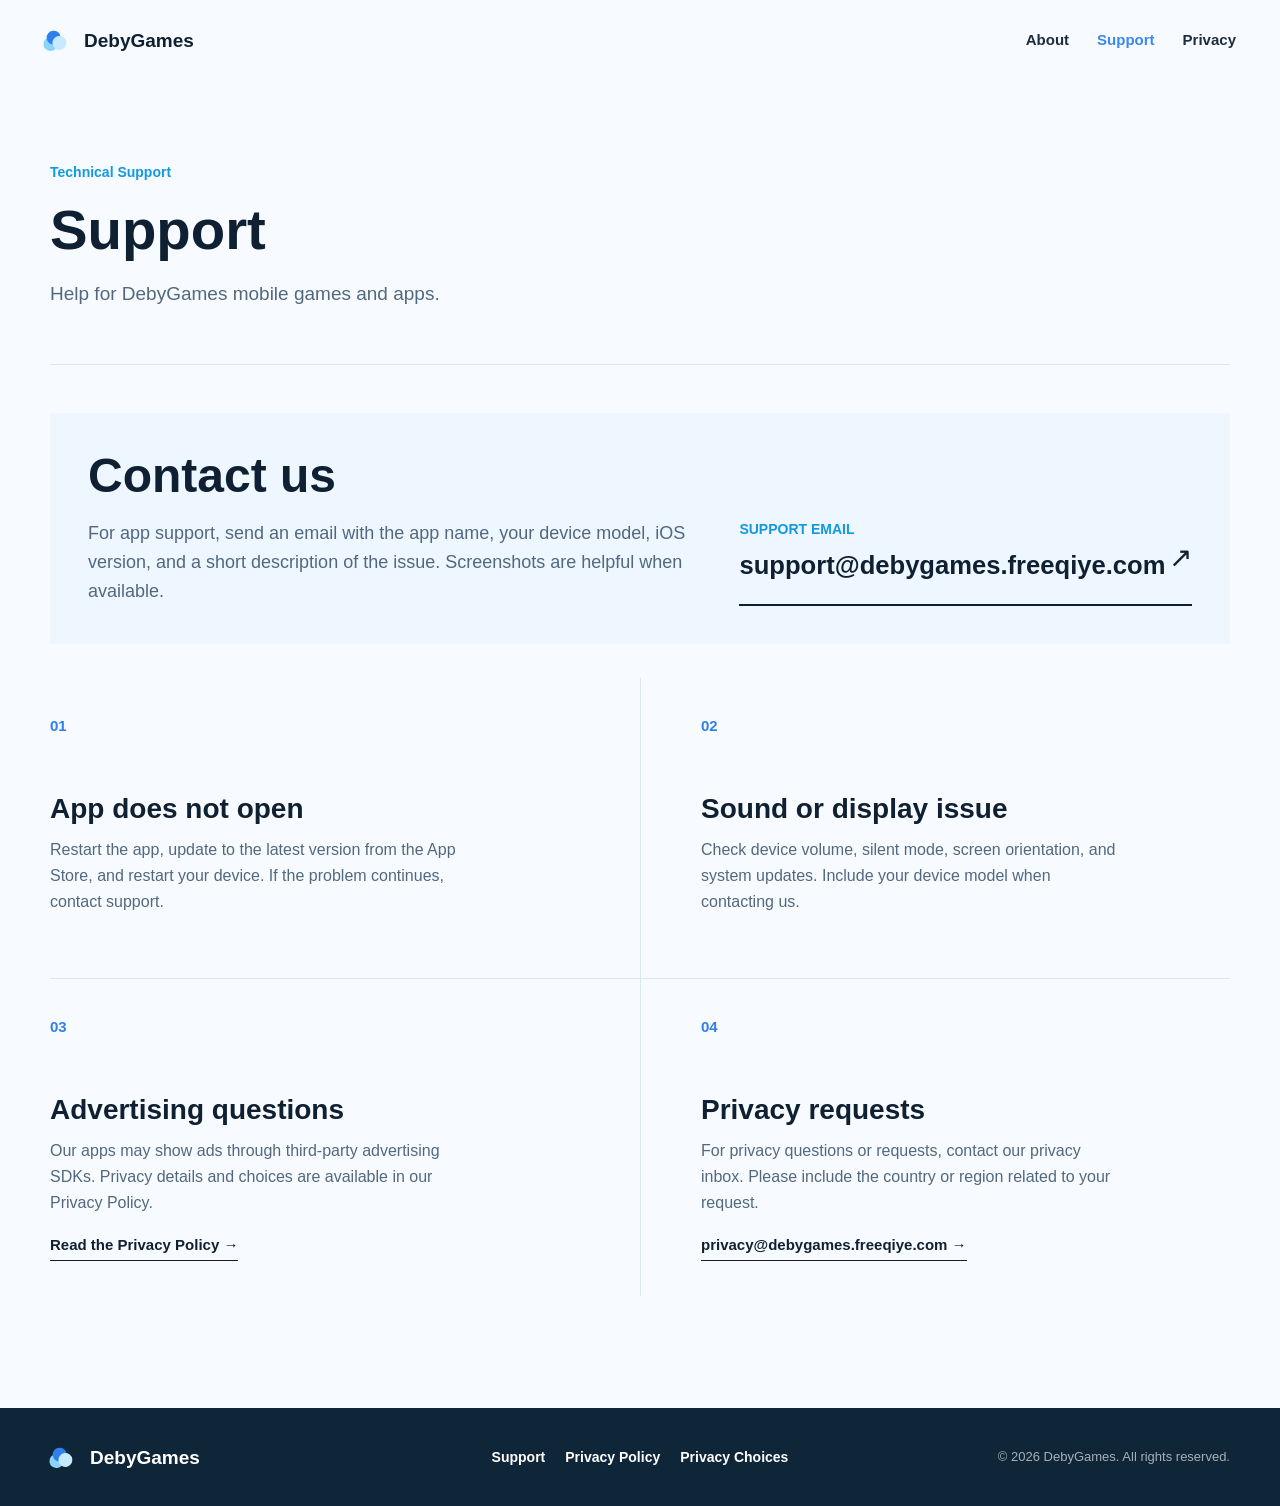
<file: support.html>
<!doctype html>
<html lang="en">
  <head>
    <meta charset="utf-8">
    <meta name="viewport" content="width=device-width, initial-scale=1">
    <meta name="description" content="Technical support for DebyGames mobile games and apps.">
    <meta name="theme-color" content="#f7fbff">
    <link rel="icon" href="/favicon.svg" type="image/svg+xml">
    <link rel="stylesheet" href="/assets/site.css">
    <title>Support | DebyGames</title>
  </head>
  <body class="policy-page">
    <a class="skip-link" href="#main-content">Skip to content</a>
    <header class="site-header site-header-light">
      <a class="brand" href="/" aria-label="DebyGames home">
        <span class="brand-mark" aria-hidden="true"><i></i><i></i><i></i></span>
        <span>DebyGames</span>
      </a>
      <button class="menu-button" type="button" aria-expanded="false" aria-controls="site-navigation">
        <span class="sr-only">Open navigation</span>
        <span aria-hidden="true"></span><span aria-hidden="true"></span>
      </button>
      <nav id="site-navigation" class="site-nav" aria-label="Primary navigation">
        <a href="/#about">About</a>
        <a href="/support.html" aria-current="page">Support</a>
        <a href="/privacy-policy.html">Privacy</a>
      </nav>
    </header>

    <main id="main-content" class="choice-main page-width">
      <div class="choice-heading">
        <p class="eyebrow">Technical Support</p>
        <h1>Support</h1>
        <p>Help for DebyGames mobile games and apps.</p>
      </div>

      <section class="support-panel" aria-labelledby="contact-title">
        <div>
          <h2 id="contact-title">Contact us</h2>
          <p>For app support, send an email with the app name, your device model, iOS version, and a short description of the issue. Screenshots are helpful when available.</p>
        </div>
        <a class="support-email" href="mailto:support@debygames.freeqiye.com?subject=DebyGames%20Support%20Request">
          <span>Support email</span>
          <strong>support@debygames.freeqiye.com</strong>
          <span class="arrow" aria-hidden="true">&#8599;</span>
        </a>
      </section>

      <div class="choice-grid faq-grid">
        <section>
          <span class="choice-number">01</span>
          <h2>App does not open</h2>
          <p>Restart the app, update to the latest version from the App Store, and restart your device. If the problem continues, contact support.</p>
        </section>
        <section>
          <span class="choice-number">02</span>
          <h2>Sound or display issue</h2>
          <p>Check device volume, silent mode, screen orientation, and system updates. Include your device model when contacting us.</p>
        </section>
        <section>
          <span class="choice-number">03</span>
          <h2>Advertising questions</h2>
          <p>Our apps may show ads through third-party advertising SDKs. Privacy details and choices are available in our Privacy Policy.</p>
          <a class="text-link" href="/privacy-policy.html">Read the Privacy Policy <span aria-hidden="true">&#8594;</span></a>
        </section>
        <section>
          <span class="choice-number">04</span>
          <h2>Privacy requests</h2>
          <p>For privacy questions or requests, contact our privacy inbox. Please include the country or region related to your request.</p>
          <a class="text-link" href="mailto:privacy@debygames.freeqiye.com?subject=Privacy%20Request">privacy@debygames.freeqiye.com <span aria-hidden="true">&#8594;</span></a>
        </section>
      </div>
    </main>

    <footer class="site-footer">
      <div class="page-width footer-grid">
        <a class="brand" href="/" aria-label="DebyGames home"><span class="brand-mark" aria-hidden="true"><i></i><i></i><i></i></span><span>DebyGames</span></a>
        <div class="footer-links"><a href="/support.html">Support</a><a href="/privacy-policy.html">Privacy Policy</a><a href="/privacy/choices/">Privacy Choices</a></div>
        <p class="copyright">&copy; <span id="year">2026</span> DebyGames. All rights reserved.</p>
      </div>
    </footer>
    <script src="/assets/site.js"></script>
  </body>
</html>
</file>
<file: assets/site.css>
:root {
  --ink: #102033;
  --ink-soft: #52687f;
  --paper: #f7fbff;
  --paper-warm: #eef7ff;
  --line: #d7e8f6;
  --teal: #1299df;
  --coral: #e7f5ff;
  --yellow: #2f80ed;
  --mint: #eaf7ff;
  --white: #ffffff;
  --max-width: 1180px;
}

* { box-sizing: border-box; }
html { scroll-behavior: smooth; }
body { margin: 0; background: var(--paper); color: var(--ink); font-family: Inter, ui-sans-serif, -apple-system, BlinkMacSystemFont, "Segoe UI", sans-serif; font-size: 16px; line-height: 1.6; }
a { color: inherit; text-decoration: none; }
a:focus-visible, button:focus-visible { outline: 3px solid var(--yellow); outline-offset: 4px; }
button { font: inherit; }
.page-width { width: min(calc(100% - 48px), var(--max-width)); margin: 0 auto; }
.sr-only { clip: rect(0, 0, 0, 0); clip-path: inset(50%); height: 1px; overflow: hidden; position: absolute; white-space: nowrap; width: 1px; }
.skip-link { background: var(--yellow); color: var(--ink); font-weight: 700; left: 16px; padding: 10px 14px; position: absolute; top: -50px; z-index: 20; }
.skip-link:focus { top: 16px; }

.site-header { align-items: center; color: var(--ink); display: flex; justify-content: space-between; left: 50%; max-width: 1380px; padding: 28px 44px; position: absolute; top: 0; transform: translateX(-50%); width: 100%; z-index: 5; }
.site-header-light { color: var(--ink); position: relative; }
.brand { align-items: center; display: inline-flex; font-size: 19px; font-weight: 800; gap: 10px; line-height: 1; white-space: nowrap; }
.brand-mark { display: inline-grid; grid-template-columns: repeat(3, 8px); height: 22px; place-items: center; transform: rotate(-7deg); width: 30px; }
.brand-mark i { border-radius: 50%; display: block; height: 14px; width: 14px; }
.brand-mark i:nth-child(1) { background: #8bd4ff; transform: translate(2px, 3px); }
.brand-mark i:nth-child(2) { background: #2f80ed; transform: translate(-2px, -3px); }
.brand-mark i:nth-child(3) { background: #c7eaff; transform: translate(-5px, 3px); }
.site-nav { align-items: center; display: flex; gap: 28px; }
.site-nav a { font-size: 15px; font-weight: 650; opacity: .94; }
.site-nav a:hover, .site-nav a[aria-current="page"] { color: var(--yellow); }
.site-header-light .site-nav a:hover, .site-header-light .site-nav a[aria-current="page"] { color: var(--yellow); }
.menu-button { background: transparent; border: 0; cursor: pointer; display: none; height: 40px; padding: 8px; width: 40px; }
.menu-button > span:not(.sr-only) { background: currentColor; display: block; height: 2px; margin: 5px 0; width: 24px; }

.hero { background: #edf7ff; color: var(--ink); min-height: 740px; overflow: hidden; position: relative; }
.hero-art { height: 100%; inset: 0; object-fit: cover; object-position: center; position: absolute; width: 100%; }
.hero-shade { background: linear-gradient(90deg, rgba(247, 251, 255, .96) 0%, rgba(247, 251, 255, .84) 36%, rgba(247, 251, 255, .28) 70%, rgba(247, 251, 255, .08) 100%); inset: 0; position: absolute; }
.hero-content { display: flex; flex-direction: column; justify-content: center; min-height: 740px; padding: 132px 0 100px; position: relative; z-index: 1; }
.eyebrow, .section-label { color: var(--teal); font-size: 14px; font-weight: 800; line-height: 1.2; margin: 0 0 20px; }
.hero .eyebrow { color: var(--teal); }
.hero h1 { font-size: clamp(54px, 7vw, 104px); letter-spacing: 0; line-height: .96; margin: 0; max-width: 680px; }
.hero-copy { color: var(--ink-soft); font-size: 20px; line-height: 1.5; margin: 30px 0 0; max-width: 535px; }
.hero-actions { display: flex; flex-wrap: wrap; gap: 14px; margin-top: 38px; }
.button { align-items: center; border: 1px solid transparent; display: inline-flex; font-weight: 750; justify-content: center; min-height: 48px; padding: 12px 20px; transition: background-color .2s ease, color .2s ease, border-color .2s ease; }
.button-primary { background: var(--yellow); color: var(--white); }
.button-primary:hover { background: #1f6fda; }
.button-quiet { border-color: rgba(47,128,237,.45); color: var(--ink); }
.button-quiet:hover { background: var(--white); border-color: var(--yellow); color: var(--yellow); }
.scroll-cue { align-items: center; bottom: 32px; display: flex; font-size: 13px; font-weight: 700; gap: 10px; left: 50%; position: absolute; transform: translateX(-50%); z-index: 1; }
.scroll-cue span { border: 1px solid rgba(47,128,237,.6); border-radius: 99px; display: block; height: 26px; position: relative; width: 16px; }
.scroll-cue span::after { background: var(--yellow); border-radius: 50%; content: ""; height: 4px; left: 5px; position: absolute; top: 5px; width: 4px; }

.section { padding: 132px 0; }
.intro { display: grid; gap: 8vw; grid-template-columns: minmax(140px, .45fr) minmax(0, 1fr); }
.section-label { margin: 11px 0 0; text-transform: uppercase; }
.intro h2, .support h2, .privacy-callout h2, .choice-heading h1 { font-size: clamp(36px, 4.4vw, 63px); letter-spacing: 0; line-height: 1.04; margin: 0; max-width: 780px; }
.intro p, .support p { color: var(--ink-soft); font-size: 18px; margin: 28px 0 0; max-width: 700px; }

.principles { background: linear-gradient(180deg, #edf8ff 0%, #dff1ff 100%); color: var(--ink); }
.principle-grid { display: grid; grid-template-columns: repeat(3, 1fr); }
.principle-grid article { min-height: 355px; padding: 50px 40px 45px 0; }
.principle-grid article + article { border-left: 1px solid rgba(47,128,237,.18); padding-left: 40px; }
.number { color: var(--yellow); display: block; font-size: 15px; font-weight: 800; margin-bottom: 82px; }
.principle-grid h2 { font-size: 29px; line-height: 1.1; margin: 0; }
.principle-grid p { color: var(--ink-soft); margin: 14px 0 0; max-width: 280px; }

.support { align-items: end; display: grid; gap: 64px; grid-template-columns: 1fr minmax(290px, .83fr); }
.support-email { border-bottom: 2px solid var(--ink); display: grid; gap: 4px; padding: 0 0 18px; position: relative; }
.support-email span:first-child { color: var(--teal); font-size: 14px; font-weight: 800; text-transform: uppercase; }
.support-email strong { font-size: clamp(19px, 2vw, 27px); overflow-wrap: anywhere; }
.support-email .arrow { font-size: 28px; position: absolute; right: 0; top: 18px; transition: transform .2s ease; }
.support-email:hover .arrow { transform: translate(4px, -4px); }

.privacy-callout { background: #ffffff; border-top: 1px solid var(--line); color: var(--ink); padding: 100px 0; }
.privacy-callout-grid { display: grid; gap: 8vw; grid-template-columns: minmax(140px, .45fr) minmax(0, 1fr); }
.privacy-callout .section-label { color: var(--teal); }
.privacy-callout h2 { max-width: 720px; }
.privacy-callout p:not(.section-label) { color: var(--ink-soft); font-size: 18px; margin: 24px 0 30px; max-width: 620px; }
.text-link { border-bottom: 1px solid currentColor; display: inline-block; font-weight: 800; padding-bottom: 3px; }
.text-link:hover { color: var(--yellow); }

.site-footer { background: #0f2538; color: var(--white); padding: 38px 0; }
.footer-grid { align-items: center; display: grid; gap: 20px; grid-template-columns: 1fr auto 1fr; }
.footer-links { display: flex; flex-wrap: wrap; gap: 20px; justify-content: center; }
.footer-links a { font-size: 14px; font-weight: 650; }
.footer-links a:hover { color: var(--yellow); }
.copyright { color: rgba(255,255,255,.64); font-size: 13px; justify-self: end; margin: 0; text-align: right; }

.policy-page { background: var(--paper); }
.policy-main { padding: 84px 0 120px; }
.policy-heading { border-bottom: 1px solid var(--line); padding: 0 0 52px; }
.policy-heading h1 { font-size: clamp(48px, 6vw, 80px); letter-spacing: 0; line-height: 1; margin: 0; }
.effective-date { color: var(--ink-soft); margin: 22px 0 0; }
.policy-notice { background: var(--mint); margin: 52px 0; max-width: 840px; padding: 28px 30px; }
.policy-notice strong { font-size: 20px; }
.policy-notice p { margin: 8px 0 14px; }
.policy-notice a { border-bottom: 1px solid currentColor; color: #087172; font-size: 15px; font-weight: 800; }
.policy-layout { align-items: start; display: grid; gap: 75px; grid-template-columns: 220px minmax(0, 760px); }
.policy-toc { border-left: 1px solid var(--line); display: grid; gap: 9px; padding-left: 18px; position: sticky; top: 24px; }
.policy-toc p { font-size: 14px; font-weight: 800; margin: 0 0 5px; text-transform: uppercase; }
.policy-toc a { color: var(--ink-soft); font-size: 14px; line-height: 1.35; }
.policy-toc a:hover { color: var(--yellow); }
.policy-content { min-width: 0; }
.policy-content section { scroll-margin-top: 30px; }
.policy-content section + section { border-top: 1px solid var(--line); margin-top: 46px; padding-top: 46px; }
.policy-content h2 { font-size: 29px; line-height: 1.15; margin: 0 0 18px; }
.policy-content h3 { font-size: 19px; line-height: 1.3; margin: 28px 0 10px; }
.policy-content p { color: #3e4650; margin: 14px 0; }
.policy-content a { border-bottom: 1px solid var(--teal); color: #147cc3; font-weight: 700; }
.policy-content a:hover { color: var(--yellow); }
.policy-content ul { color: #3e4650; margin: 14px 0; padding-left: 23px; }
.policy-content li + li { margin-top: 9px; }
.table-wrap { margin: 24px 0; overflow-x: auto; }
table { border-collapse: collapse; min-width: 530px; width: 100%; }
th, td { border-bottom: 1px solid var(--line); padding: 14px 12px; text-align: left; vertical-align: top; }
th { color: var(--ink-soft); font-size: 13px; text-transform: uppercase; }
td:first-child { font-weight: 750; width: 34%; }

.choice-main { padding: 84px 0 112px; }
.choice-heading { border-bottom: 1px solid var(--line); padding-bottom: 54px; }
.choice-heading p:not(.eyebrow) { color: var(--ink-soft); font-size: 19px; margin: 20px 0 0; }
.choice-grid { display: grid; grid-template-columns: repeat(2, 1fr); margin-top: 56px; }
.choice-grid section { min-height: 300px; padding: 35px 60px 35px 0; }
.choice-grid section:nth-child(even) { border-left: 1px solid var(--line); padding-left: 60px; padding-right: 0; }
.choice-grid section:nth-child(n + 3) { border-top: 1px solid var(--line); }
.choice-number { color: var(--yellow); font-size: 15px; font-weight: 800; }
.choice-grid h2 { font-size: 28px; line-height: 1.15; margin: 55px 0 12px; }
.choice-grid p { color: var(--ink-soft); margin: 0; max-width: 420px; }
.choice-grid .text-link { font-size: 15px; margin-top: 18px; }
.choice-footnote { background: var(--paper-warm); margin-top: 44px; padding: 24px 28px; }
.choice-footnote p { margin: 0; }
.choice-footnote a { border-bottom: 1px solid currentColor; color: #147cc3; font-weight: 800; }
.support-panel { align-items: end; background: var(--paper-warm); display: grid; gap: 48px; grid-template-columns: minmax(0, 1fr) minmax(280px, .75fr); margin: 48px 0 8px; padding: 38px; }
.support-panel h2 { font-size: clamp(30px, 4vw, 48px); line-height: 1.05; margin: 0 0 18px; }
.support-panel p { color: var(--ink-soft); font-size: 18px; margin: 0; max-width: 650px; }
.faq-grid { margin-top: 34px; }

@media (max-width: 760px) {
  .page-width { width: min(calc(100% - 32px), var(--max-width)); }
  .site-header { padding: 20px 16px; }
  .site-header-light { padding-bottom: 20px; }
  .brand { font-size: 17px; }
  .menu-button { color: currentColor; display: block; z-index: 2; }
  .site-nav { background: var(--ink); color: var(--white); display: none; flex-direction: column; gap: 0; left: 0; padding: 68px 24px 24px; position: absolute; right: 0; top: 0; }
  .site-nav.is-open { display: flex; }
  .site-nav a { border-top: 1px solid rgba(255,255,255,.2); padding: 14px 0; width: 100%; }
  .site-nav a:last-child { border-bottom: 1px solid rgba(255,255,255,.2); }
  .site-header-light .site-nav a:hover, .site-header-light .site-nav a[aria-current="page"] { color: #8bd4ff; }
  .hero { min-height: 720px; }
  .hero-art { object-position: 42% center; }
  .hero-shade { background: linear-gradient(90deg, rgba(247,251,255,.97) 0%, rgba(247,251,255,.82) 58%, rgba(247,251,255,.34) 100%); }
  .hero-content { min-height: 720px; padding: 126px 0 92px; }
  .hero h1 { font-size: clamp(48px, 15vw, 71px); }
  .hero-copy { font-size: 18px; max-width: 420px; }
  .scroll-cue { bottom: 26px; }
  .section { padding: 84px 0; }
  .intro, .support, .privacy-callout-grid { gap: 28px; grid-template-columns: 1fr; }
  .section-label { margin: 0; }
  .intro p, .support p, .privacy-callout p:not(.section-label) { font-size: 17px; }
  .principle-grid { grid-template-columns: 1fr; }
  .principle-grid article { min-height: 0; padding: 40px 0; }
  .principle-grid article + article { border-left: 0; border-top: 1px solid rgba(47,128,237,.18); padding-left: 0; }
  .number { margin-bottom: 46px; }
  .support { align-items: start; gap: 48px; }
  .privacy-callout { padding: 75px 0; }
  .footer-grid { align-items: start; grid-template-columns: 1fr; }
  .footer-links { justify-content: flex-start; }
  .copyright { justify-self: start; text-align: left; }
  .policy-main, .choice-main { padding: 52px 0 80px; }
  .policy-heading { padding-bottom: 36px; }
  .policy-notice { margin: 35px 0; padding: 23px 20px; }
  .policy-layout { display: block; }
  .policy-toc { display: none; }
  .policy-content h2 { font-size: 26px; }
  .policy-content section + section { margin-top: 38px; padding-top: 38px; }
  .choice-heading { padding-bottom: 36px; }
  .choice-grid { grid-template-columns: 1fr; margin-top: 35px; }
  .choice-grid section, .choice-grid section:nth-child(even) { border-left: 0; padding: 34px 0; }
  .choice-grid section + section { border-top: 1px solid var(--line); }
  .choice-grid h2 { margin-top: 38px; }
  .support-panel { align-items: start; grid-template-columns: 1fr; margin-top: 34px; padding: 24px 20px; }
}

@media (max-width: 390px) {
  .hero h1 { font-size: 47px; }
  .support-email strong { font-size: 18px; }
}
</file>
